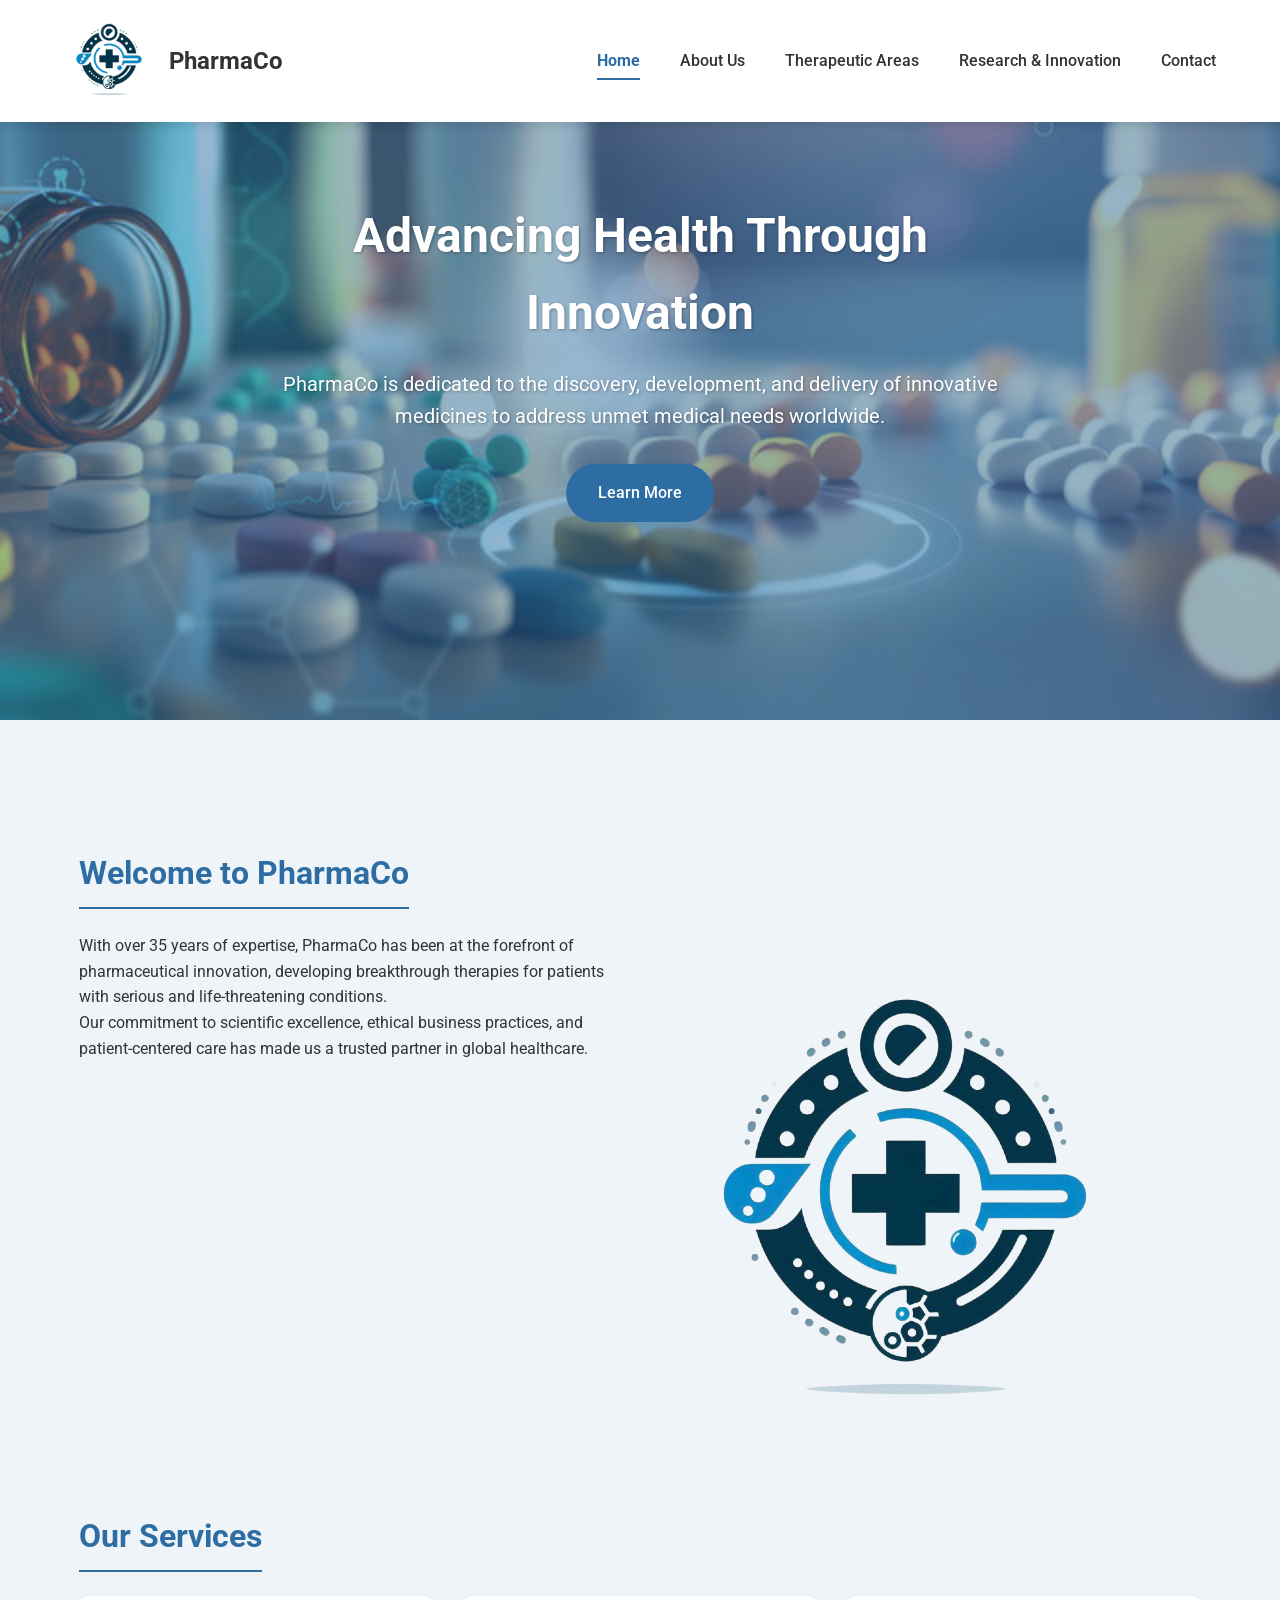
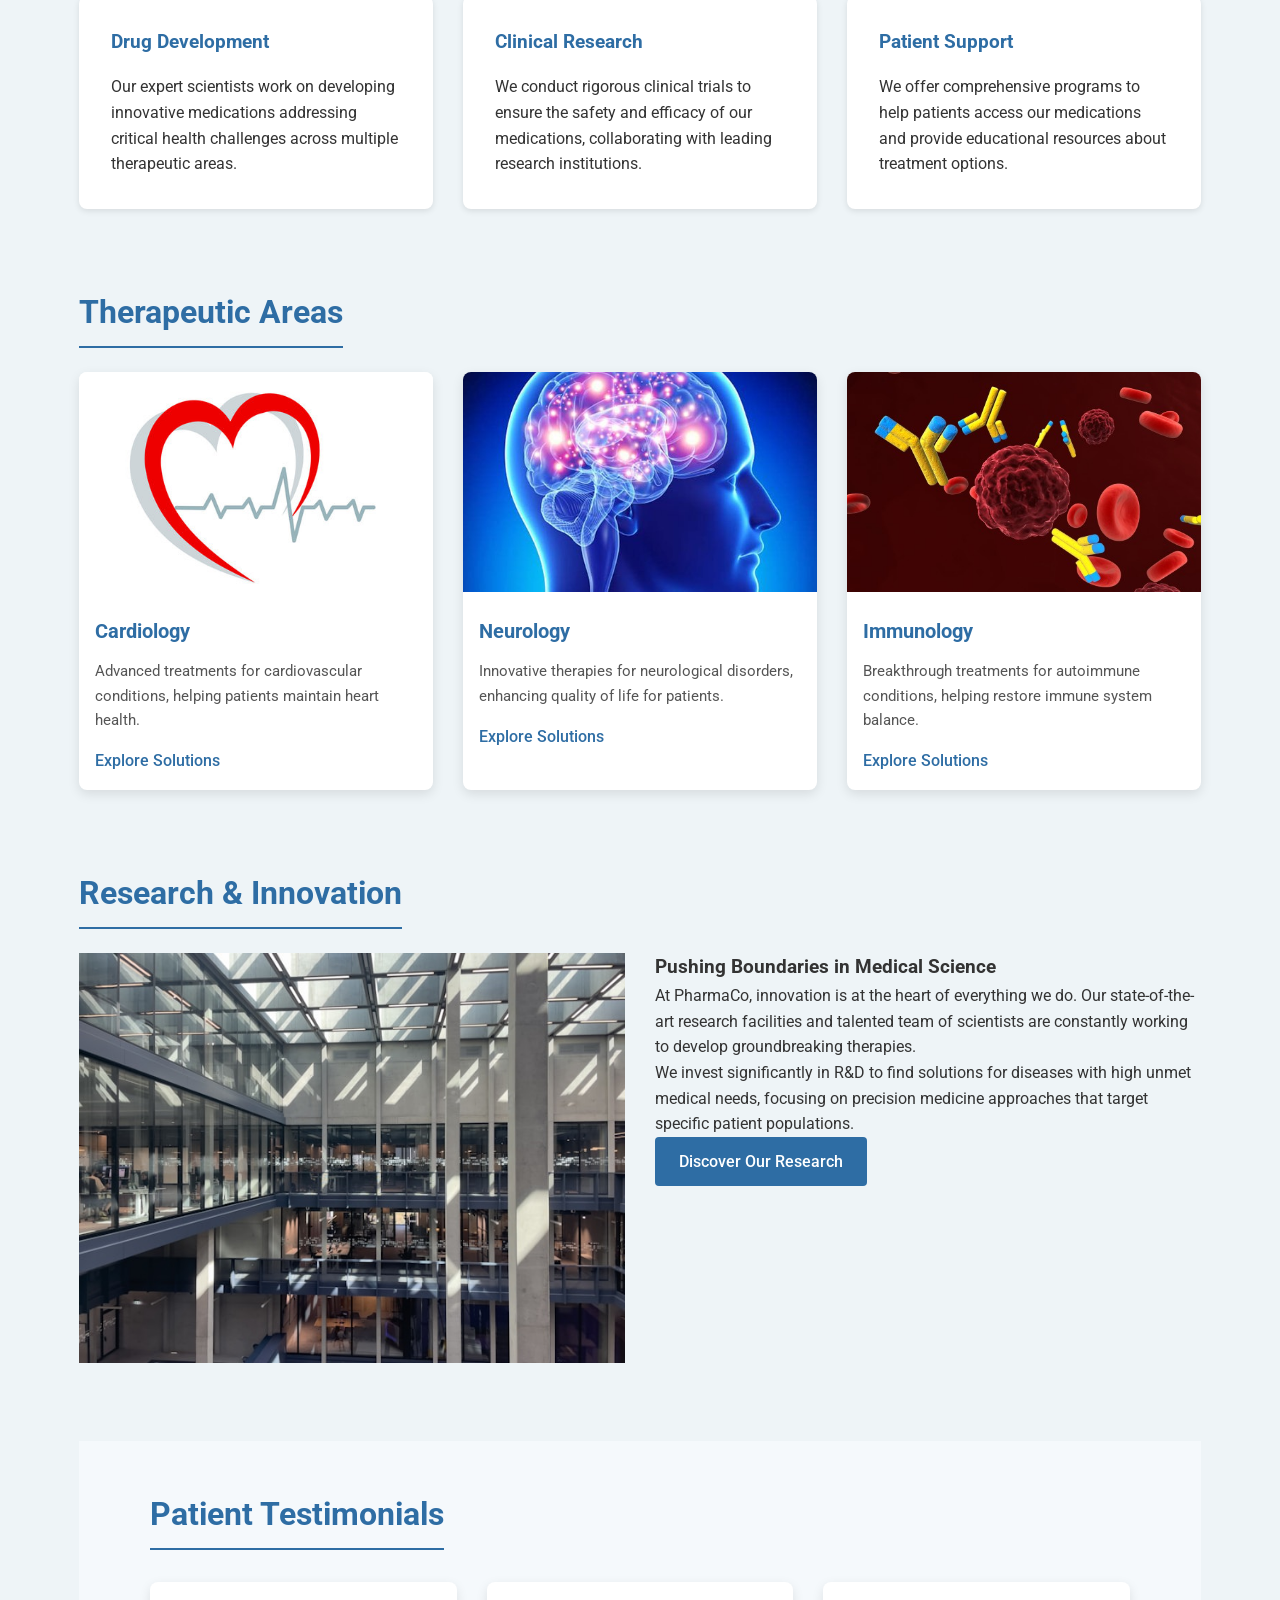
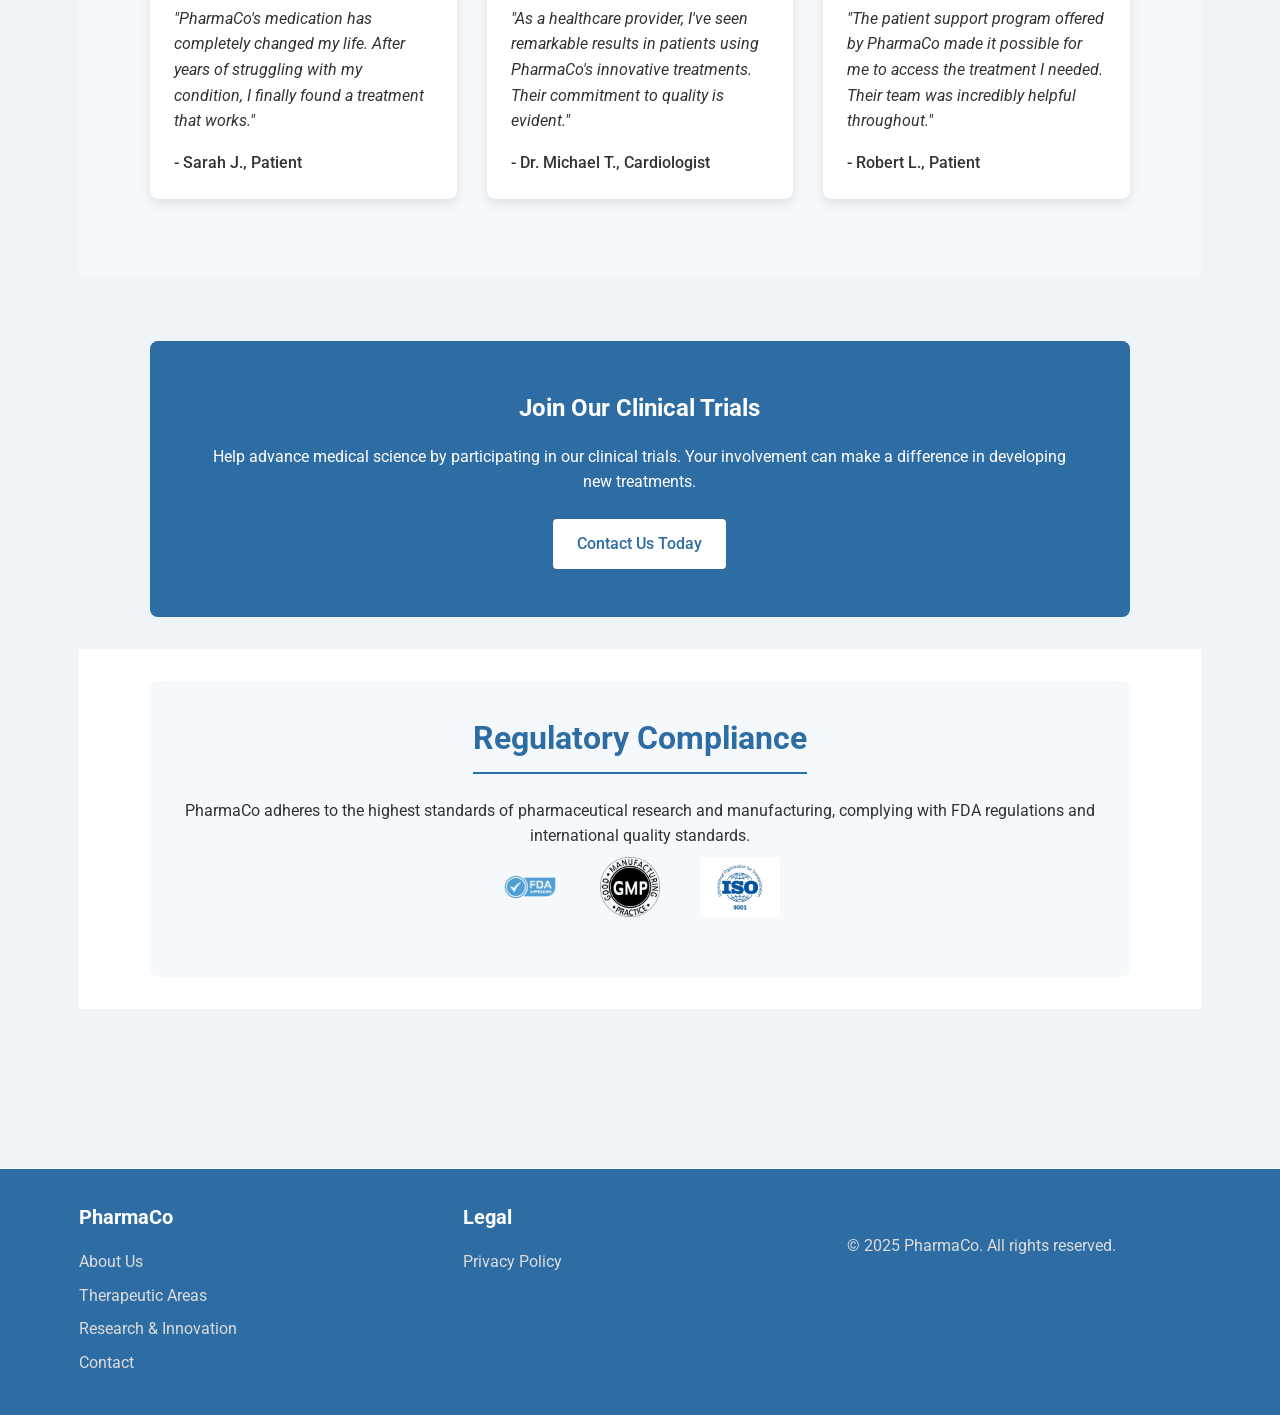
<file: part2a/pharma/index.html>
<!DOCTYPE html>
<html lang="en">
<head>
  <meta charset="UTF-8">
  <meta name="viewport" content="width=device-width, initial-scale=1">
  <title>PharmaCo - Innovative Pharmaceutical Solutions</title>
  <meta name="description" content="PharmaCo provides innovative pharmaceutical solutions with a focus on quality, research, and patient care. Explore our services and therapeutic areas.">
  <meta name="keywords" content="pharmaceutical, healthcare, medicine, research, innovation, therapeutic areas">
  <!-- Custom CSS -->
  <link rel="stylesheet" href="../css/style.css">
  <!-- Font Awesome for icons -->
  <link rel="stylesheet" href="https://cdnjs.cloudflare.com/ajax/libs/font-awesome/5.15.4/css/all.min.css">
</head>
<body>
  <!-- Fixed Navigation Bar -->
  <header class="fixed-nav">
    <div class="container nav-container">
      <div class="brand-container">
        <a href="index.html">
          <img class="logo" src="../assets/images/logo.png" alt="Company Logo">
        </a>
        <div class="brand-name">PharmaCo</div>
      </div>
      
      <nav>
        <ul class="nav-links">
          <li><a href="index.html" class="active">Home</a></li>
          <li><a href="about.html">About Us</a></li>
          <li><a href="therapeutic-areas.html">Therapeutic Areas</a></li>
          <li><a href="research.html">Research & Innovation</a></li>
          <li><a href="contact.html">Contact</a></li>
        </ul>
      </nav>
    </div>
  </header>

  <!-- Hero Section -->
  <section class="hero">
    <div class="hero-content">
      <h1>Advancing Health Through Innovation</h1>
      <p>PharmaCo is dedicated to the discovery, development, and delivery of innovative medicines to address unmet medical needs worldwide.</p>
      <a href="about.html" class="button">Learn More</a>
    </div>
  </section>

  <!-- Main Content -->
  <main class="main-content">
    <div class="container">
      <!-- Welcome Section -->
      <section class="section welcome">
        <h2 class="section-title">Welcome to PharmaCo</h2>
        <div class="grid">
          <div class="col-1-2">
            <p>With over 35 years of expertise, PharmaCo has been at the forefront of pharmaceutical innovation, developing breakthrough therapies for patients with serious and life-threatening conditions.</p>
            <p>Our commitment to scientific excellence, ethical business practices, and patient-centered care has made us a trusted partner in global healthcare.</p>
          </div>
          <div class="col-1-2">
            <!-- <img src="../assets/images/mainresearch.jpg" alt="Laboratory Research" class="img-responsive"> -->
          <img src="../assets/images/logo.png" alt=" Laboratory Research" class="img-responsive">
          </div>
        </div>
      </section>

      <!-- Services Section -->
      <section class="section services">
        <h2 class="section-title">Our Services</h2>
        <div class="grid">
          <div class="col-1-3">
            <div class="service-box">
              <h3>Drug Development</h3>
              <p>Our expert scientists work on developing innovative medications addressing critical health challenges across multiple therapeutic areas.</p>
            </div>
          </div>
          <div class="col-1-3">
            <div class="service-box">
              <h3>Clinical Research</h3>
              <p>We conduct rigorous clinical trials to ensure the safety and efficacy of our medications, collaborating with leading research institutions.</p>
            </div>
          </div>
          <div class="col-1-3">
            <div class="service-box">
              <h3>Patient Support</h3>
              <p>We offer comprehensive programs to help patients access our medications and provide educational resources about treatment options.</p>
            </div>
          </div>
        </div>
      </section>

      <!-- Therapeutic Areas Section -->
      <section class="section therapeutic-areas">
        <h2 class="section-title">Therapeutic Areas</h2>
        <div class="grid">
          <div class="col-1-3">
            <div class="card">
              <div class="card-image">
                <img src="../assets/images/cardiology.jpg" alt="Cardiology">
              </div>
              <div class="card-content">
                <h3 class="card-title">Cardiology</h3>
                <p class="card-description">Advanced treatments for cardiovascular conditions, helping patients maintain heart health.</p>
                <a href="therapeutic-areas.html#cardiology" class="card-link">Explore Solutions</a>
              </div>
            </div>
          </div>
          <div class="col-1-3">
            <div class="card">
              <div class="card-image">
                <img src="../assets/images/neurology.jpg" alt="Neurology">
              </div>
              <div class="card-content">
                <h3 class="card-title">Neurology</h3>
                <p class="card-description">Innovative therapies for neurological disorders, enhancing quality of life for patients.</p>
                <a href="therapeutic-areas.html#neurology" class="card-link">Explore Solutions</a>
              </div>
            </div>
          </div>
          <div class="col-1-3">
            <div class="card">
              <div class="card-image">
                <img src="../assets/images/immunology.jpg" alt="Immunology">
              </div>
              <div class="card-content">
                <h3 class="card-title">Immunology</h3>
                <p class="card-description">Breakthrough treatments for autoimmune conditions, helping restore immune system balance.</p>
                <a href="therapeutic-areas.html#immunology" class="card-link">Explore Solutions</a>
              </div>
            </div>
          </div>
        </div>
      </section>

      <!-- Research Section -->
      <section class="section research">
        <h2 class="section-title">Research & Innovation</h2>
        <div class="grid">
          <div class="col-1-2">
            <img src="../assets/images/innovationcenter.jpg" alt="Scientists in Lab" class="img-responsive">
          </div>
          <div class="col-1-2">
            <h3>Pushing Boundaries in Medical Science</h3>
            <p>At PharmaCo, innovation is at the heart of everything we do. Our state-of-the-art research facilities and talented team of scientists are constantly working to develop groundbreaking therapies.</p>
            <p>We invest significantly in R&D to find solutions for diseases with high unmet medical needs, focusing on precision medicine approaches that target specific patient populations.</p>
            <a href="research.html" class="button">Discover Our Research</a>
          </div>
        </div>
      </section>

      <!-- Testimonials Section -->
      <section class="testimonials">
        <div class="container">
          <h2 class="section-title">Patient Testimonials</h2>
          <div class="grid">
            <div class="col-1-3">
              <div class="card testimonial-card">
                <p class="testimonial-text">"PharmaCo's medication has completely changed my life. After years of struggling with my condition, I finally found a treatment that works."</p>
                <p class="testimonial-author">- Sarah J., Patient</p>
              </div>
            </div>
            <div class="col-1-3">
              <div class="card testimonial-card">
                <p class="testimonial-text">"As a healthcare provider, I've seen remarkable results in patients using PharmaCo's innovative treatments. Their commitment to quality is evident."</p>
                <p class="testimonial-author">- Dr. Michael T., Cardiologist</p>
              </div>
            </div>
            <div class="col-1-3">
              <div class="card testimonial-card">
                <p class="testimonial-text">"The patient support program offered by PharmaCo made it possible for me to access the treatment I needed. Their team was incredibly helpful throughout."</p>
                <p class="testimonial-author">- Robert L., Patient</p>
              </div>
            </div>
          </div>
        </div>
      </section>

      <!-- CTA Section -->
      <section class="cta-section">
        <div class="container">
          <div class="cta-box">
            <h2>Join Our Clinical Trials</h2>
            <p>Help advance medical science by participating in our clinical trials. Your involvement can make a difference in developing new treatments.</p>
            <a href="contact.html" class="button white">Contact Us Today</a>
          </div>
        </div>
      </section>

      <!-- Compliance Section -->
      <section class="compliance">
        <div class="container">
          <div class="compliance-box">
            <h2 class="section-title">Regulatory Compliance</h2>
            <p>PharmaCo adheres to the highest standards of pharmaceutical research and manufacturing, complying with FDA regulations and international quality standards.</p>
            <div class="compliance-logos">
              <img src="../assets/images/fdaapproved.png" alt="FDA Approved">
              <img src="../assets/images/gmp.png" alt="GMP Certified">
              <img src="../assets/images/iso.webp" alt="ISO Certified">
            </div>
          </div>
        </div>
      </section>
    </div>
  </main>

  <!-- Footer -->
  <footer class="footer">
    <div class="container">
      <div class="footer-grid">
        <div class="footer-column">
          <h4>PharmaCo</h4>
          <ul class="footer-links">
            <li><a href="about.html">About Us</a></li>
            <li><a href="therapeutic-areas.html">Therapeutic Areas</a></li>
            <li><a href="research.html">Research & Innovation</a></li>
            <li><a href="contact.html">Contact</a></li>
          </ul>
        </div>
        <div class="footer-column">
          <h4>Legal</h4>
          <ul class="footer-links">
            <li><a href="privacy.html">Privacy Policy</a></li>
          </ul>
        </div>
        <div class="footer-column">
          <p class="footer-copyright">&copy; 2025 PharmaCo. All rights reserved.</p>
        </div>
      </div>
    </div>
  </footer>
</body>
</html>
</file>
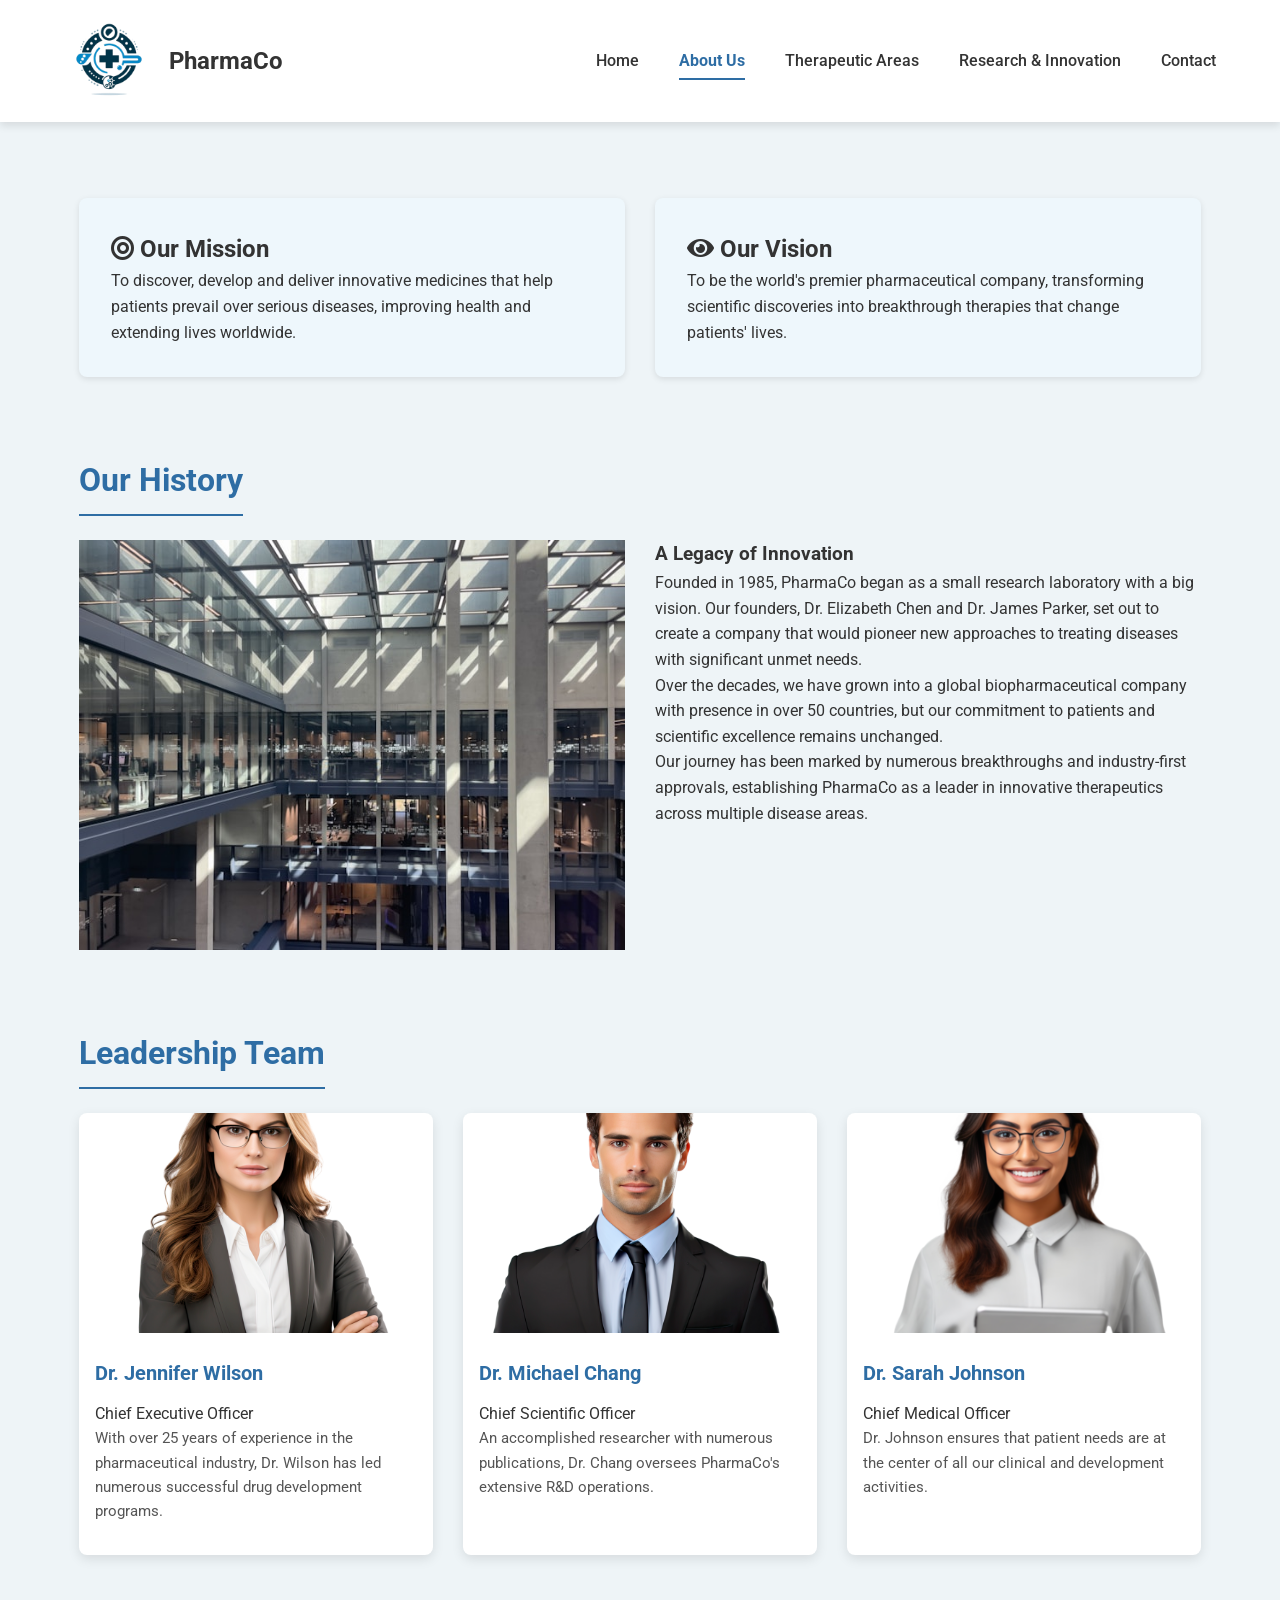
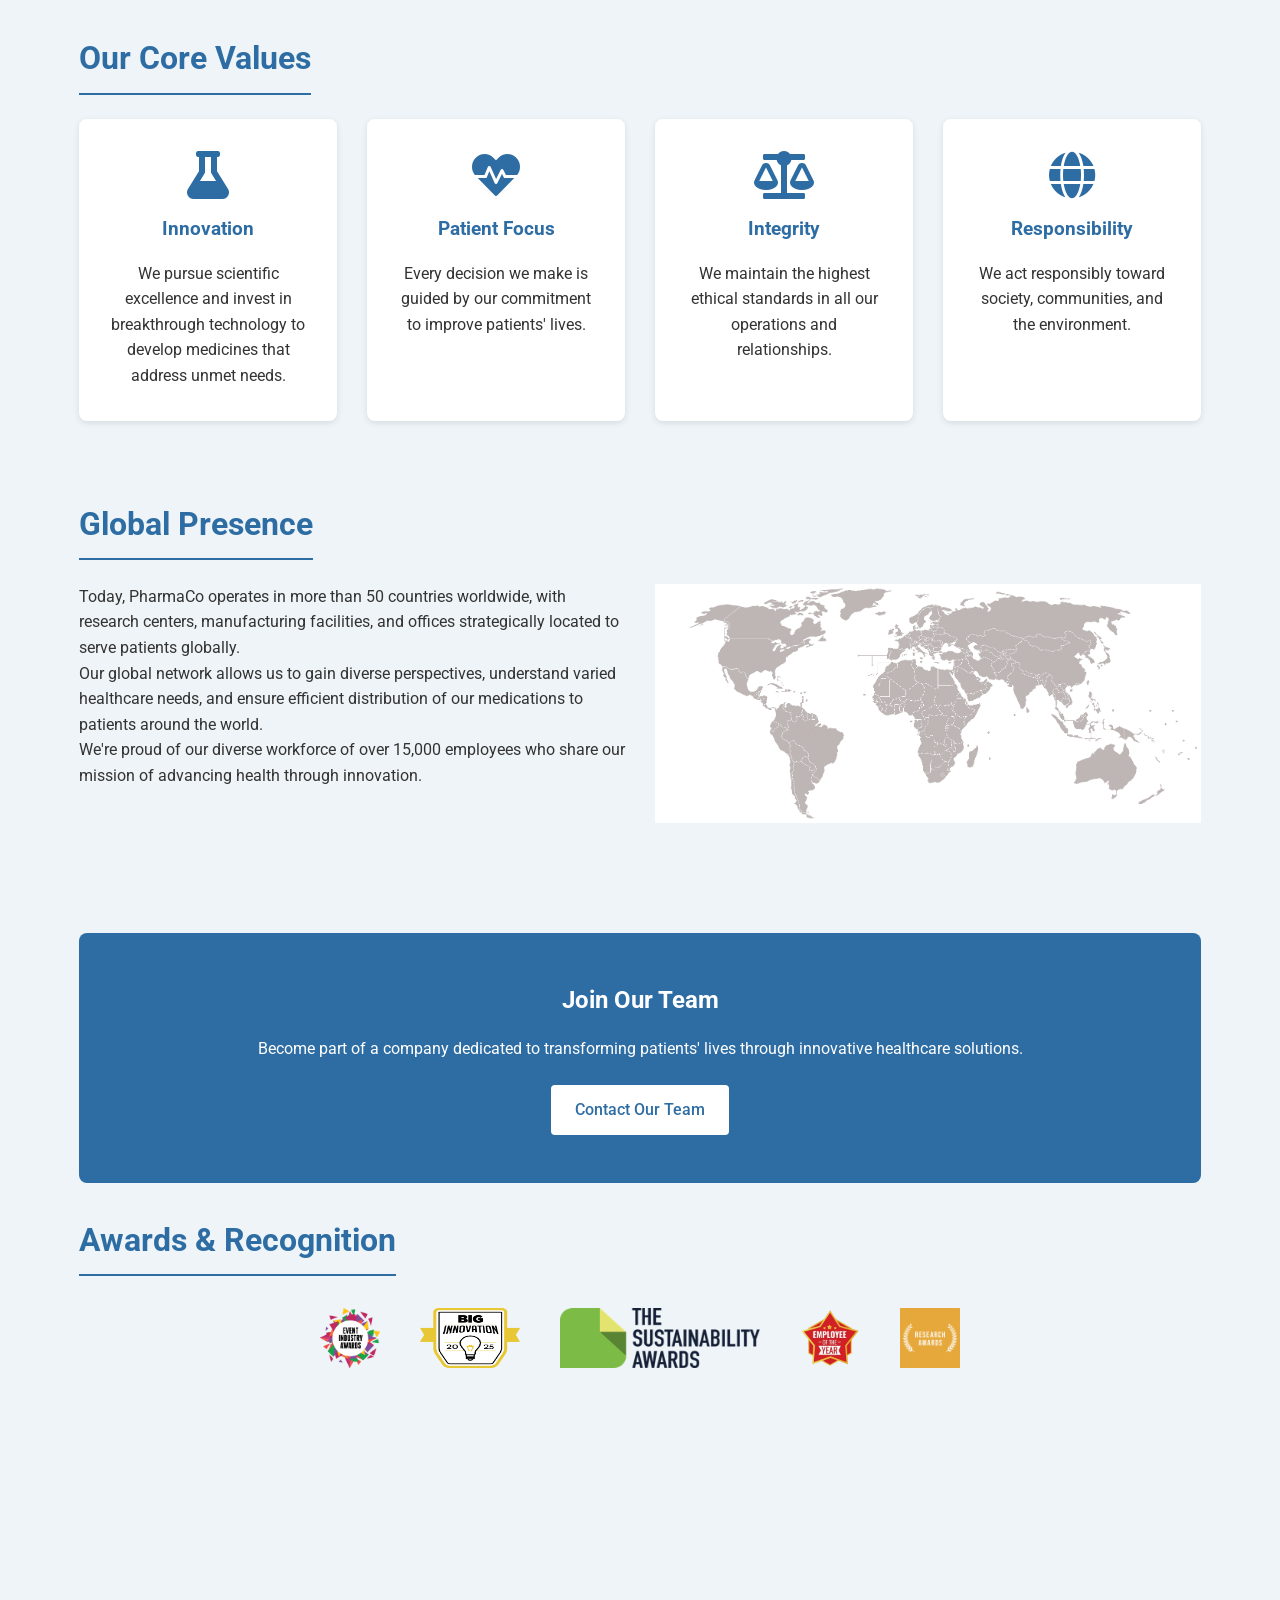
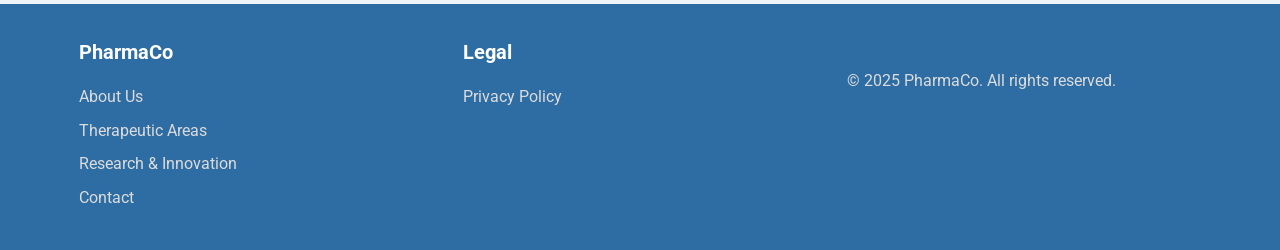
<file: part2a/pharma/about.html>
<!DOCTYPE html>
<html lang="en">
<head>
  <meta charset="UTF-8">
  <meta name="viewport" content="width=device-width, initial-scale=1">
  <title>About Us - PharmaCo</title>
  <meta name="description" content="Learn about PharmaCo's mission, vision, leadership team, and history of innovation in the pharmaceutical industry.">
  <meta name="keywords" content="pharmaceutical company, healthcare innovation, pharma mission, medical research, healthcare leadership">
  <!-- Custom CSS -->
  <link rel="stylesheet" href="../css/style.css">
  <!-- Font Awesome for icons -->
  <link rel="stylesheet" href="https://cdnjs.cloudflare.com/ajax/libs/font-awesome/5.15.4/css/all.min.css">
</head>
<body>
  <!-- Fixed Navigation Bar -->
  <header class="fixed-nav">
    <div class="container nav-container">
      <div class="brand-container">
        <a href="index.html">
          <img class="logo" src="../assets/images/logo.png" alt="Company Logo">
        </a>
        <div class="brand-name">PharmaCo</div>
      </div>
      
      <nav>
        <ul class="nav-links">
          <li><a href="index.html">Home</a></li>
          <li><a href="about.html" class="active">About Us</a></li>
          <li><a href="therapeutic-areas.html">Therapeutic Areas</a></li>
          <li><a href="research.html">Research & Innovation</a></li>
          <li><a href="contact.html">Contact</a></li>
        </ul>
      </nav>
    </div>
  </header>

  <!-- Hero Section - About
  <section class="hero" style="background: linear-gradient(rgba(46, 109, 164, 0.7), rgba(46, 109, 164, 0.7)), url('../assets/images/pharma-banner.jpg') no-repeat center center/cover; height: 50vh;">
    <div class="hero-content">
      <h1>About PharmaCo</h1>
      <p>Transforming healthcare through innovation and compassion since 1985</p>
    </div>
  </section> -->

  <!-- Main Content -->
  <main class="main-content">
    <div class="container">
      <!-- Mission & Vision -->
      <section class="section mission-vision">
        <div class="grid">
          <div class="col-1-2">
            <div class="service-box" style="background-color: #eef7fc;">
              <h2><i class="fas fa-bullseye"></i> Our Mission</h2>
              <p>To discover, develop and deliver innovative medicines that help patients prevail over serious diseases, improving health and extending lives worldwide.</p>
            </div>
          </div>
          <div class="col-1-2">
            <div class="service-box" style="background-color: #eef7fc;">
              <h2><i class="fas fa-eye"></i> Our Vision</h2>
              <p>To be the world's premier pharmaceutical company, transforming scientific discoveries into breakthrough therapies that change patients' lives.</p>
            </div>
          </div>
        </div>
      </section>

      <!-- Our History -->
      <section class="section history">
        <h2 class="section-title">Our History</h2>
        <div class="grid">
          <div class="col-1-2">
            <img src="../assets/images/innovationcenter.jpg" alt="Company History" class="img-responsive">
          </div>
          <div class="col-1-2">
            <h3>A Legacy of Innovation</h3>
            <p>Founded in 1985, PharmaCo began as a small research laboratory with a big vision. Our founders, Dr. Elizabeth Chen and Dr. James Parker, set out to create a company that would pioneer new approaches to treating diseases with significant unmet needs.</p>
            <p>Over the decades, we have grown into a global biopharmaceutical company with presence in over 50 countries, but our commitment to patients and scientific excellence remains unchanged.</p>
            <p>Our journey has been marked by numerous breakthroughs and industry-first approvals, establishing PharmaCo as a leader in innovative therapeutics across multiple disease areas.</p>
          </div>
        </div>
      </section>

      <!-- Leadership Team -->
      <section class="section leadership">
        <h2 class="section-title">Leadership Team</h2>
        <div class="grid">
          <div class="col-1-3">
            <div class="card">
              <div class="card-image">
                <img src="../assets/images/partner2.png" alt="CEO">
              </div>
              <div class="card-content">
                <h3 class="card-title">Dr. Jennifer Wilson</h3>
                <p>Chief Executive Officer</p>
                <p class="card-description">With over 25 years of experience in the pharmaceutical industry, Dr. Wilson has led numerous successful drug development programs.</p>
              </div>
            </div>
          </div>
          <div class="col-1-3">
            <div class="card">
              <div class="card-image">
                <img src="../assets/images/partner1.png" alt="CSO">
              </div>
              <div class="card-content">
                <h3 class="card-title">Dr. Michael Chang</h3>
                <p>Chief Scientific Officer</p>
                <p class="card-description">An accomplished researcher with numerous publications, Dr. Chang oversees PharmaCo's extensive R&D operations.</p>
              </div>
            </div>
          </div>
          <div class="col-1-3">
            <div class="card">
              <div class="card-image">
                <img src="../assets/images/partner3.webp" alt="CMO">
              </div>
              <div class="card-content">
                <h3 class="card-title">Dr. Sarah Johnson</h3>
                <p>Chief Medical Officer</p>
                <p class="card-description">Dr. Johnson ensures that patient needs are at the center of all our clinical and development activities.</p>
              </div>
            </div>
          </div>
        </div>
      </section>

      <!-- Core Values -->
      <section class="section core-values">
        <h2 class="section-title">Our Core Values</h2>
        <div class="grid">
          <div class="col-1-4">
            <div class="service-box text-center">
              <i class="fas fa-flask fa-3x" style="color: #2e6da4; margin-bottom: 1rem;"></i>
              <h3>Innovation</h3>
              <p>We pursue scientific excellence and invest in breakthrough technology to develop medicines that address unmet needs.</p>
            </div>
          </div>
          <div class="col-1-4">
            <div class="service-box text-center">
              <i class="fas fa-heartbeat fa-3x" style="color: #2e6da4; margin-bottom: 1rem;"></i>
              <h3>Patient Focus</h3>
              <p>Every decision we make is guided by our commitment to improve patients' lives.</p>
            </div>
          </div>
          <div class="col-1-4">
            <div class="service-box text-center">
              <i class="fas fa-balance-scale fa-3x" style="color: #2e6da4; margin-bottom: 1rem;"></i>
              <h3>Integrity</h3>
              <p>We maintain the highest ethical standards in all our operations and relationships.</p>
            </div>
          </div>
          <div class="col-1-4">
            <div class="service-box text-center">
              <i class="fas fa-globe fa-3x" style="color: #2e6da4; margin-bottom: 1rem;"></i>
              <h3>Responsibility</h3>
              <p>We act responsibly toward society, communities, and the environment.</p>
            </div>
          </div>
        </div>
      </section>

      <!-- Global Presence -->
      <section class="section global-presence">
        <h2 class="section-title">Global Presence</h2>
        <div class="grid">
          <div class="col-1-2">
            <p>Today, PharmaCo operates in more than 50 countries worldwide, with research centers, manufacturing facilities, and offices strategically located to serve patients globally.</p>
            <p>Our global network allows us to gain diverse perspectives, understand varied healthcare needs, and ensure efficient distribution of our medications to patients around the world.</p>
            <p>We're proud of our diverse workforce of over 15,000 employees who share our mission of advancing health through innovation.</p>
          </div>
          <div class="col-1-2">
            <img src="../assets/images/globalmap.PNG" alt="Global Map" class="img-responsive">
          </div>
        </div>
      </section>

      <!-- CTA Section -->
      <section class="cta-section">
        <div class="cta-box">
          <h2>Join Our Team</h2>
          <p>Become part of a company dedicated to transforming patients' lives through innovative healthcare solutions.</p>
          <a href="contact.html" class="button white">Contact Our Team</a>
        </div>
      </section>

      <!-- Awards & Recognition -->
      <section class="section awards">
        <h2 class="section-title">Awards & Recognition</h2>
        <div class="compliance-logos">
          <img src="../assets/images/award1.png" alt="Industry Award">
          <img src="../assets/images/award2.webp" alt="Innovation Award" style="width: 100px;">
          <img src="../assets/images/award3.png" alt="Sustainability Award" style="width: 200px;">
          <img src="../assets/images/award4.png" alt="Employer Award">
          <img src="../assets/images/award5.png" alt="Research Award">
        </div>
      </section>
    </div>
  </main>

  <!-- Footer -->
  <footer class="footer">
    <div class="container">
      <div class="footer-grid">
        <div class="footer-column">
          <h4>PharmaCo</h4>
          <ul class="footer-links">
            <li><a href="about.html">About Us</a></li>
            <li><a href="therapeutic-areas.html">Therapeutic Areas</a></li>
            <li><a href="research.html">Research & Innovation</a></li>
            <li><a href="contact.html">Contact</a></li>
          </ul>
        </div>
        <div class="footer-column">
          <h4>Legal</h4>
          <ul class="footer-links">
            <li><a href="privacy.html">Privacy Policy</a></li>
          </ul>
        </div>
        <div class="footer-column">
          <p class="footer-copyright">&copy; 2025 PharmaCo. All rights reserved.</p>
        </div>
      </div>
    </div>
  </footer>
</body>
</html>
</file>
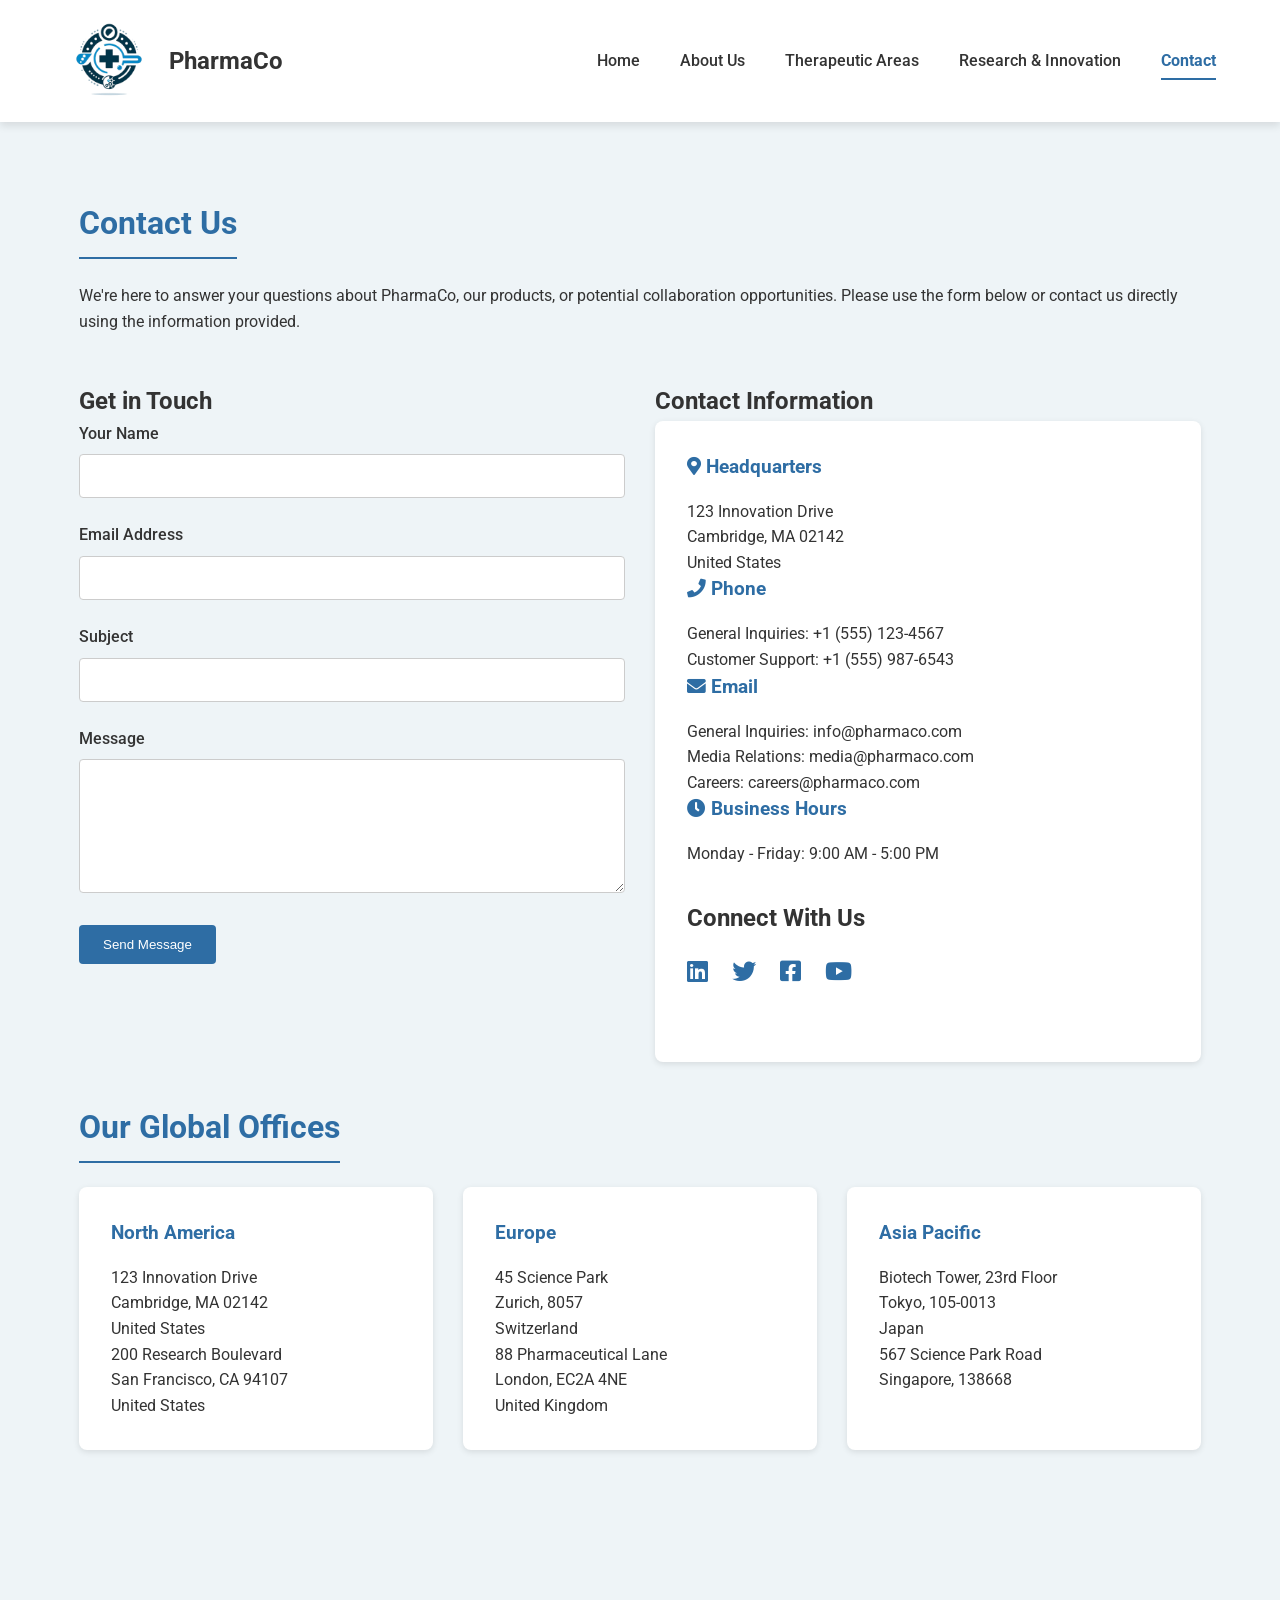
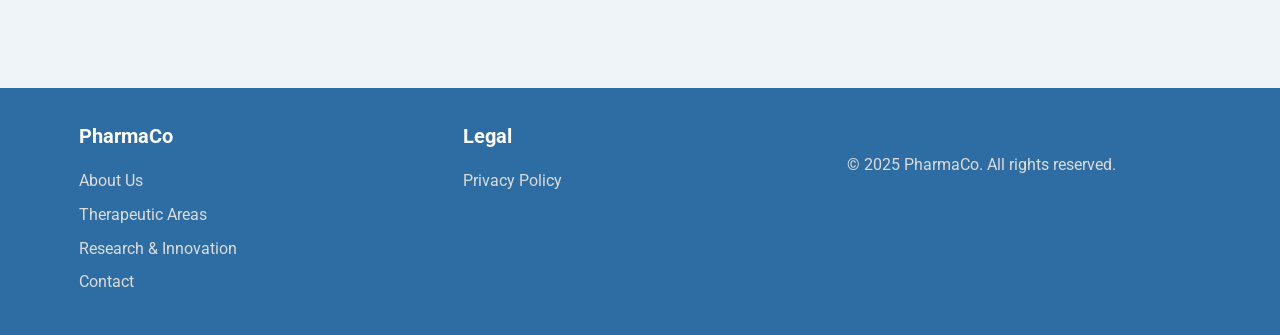
<file: part2a/pharma/contact.html>
<!DOCTYPE html>
<html lang="en">
<head>
  <meta charset="UTF-8">
  <meta name="viewport" content="width=device-width, initial-scale=1">
  <title>Contact Us - PharmaCo</title>
  <meta name="description" content="Contact PharmaCo for inquiries about our pharmaceutical products, research collaborations, or career opportunities.">
  <meta name="keywords" content="pharmaceutical contact, healthcare inquiries, pharma careers, research collaboration">
  <!-- Custom CSS -->
  <link rel="stylesheet" href="../css/style.css">
  <!-- Font Awesome for icons -->
  <link rel="stylesheet" href="https://cdnjs.cloudflare.com/ajax/libs/font-awesome/5.15.4/css/all.min.css">
</head>
<body>
  <!-- Fixed Navigation Bar -->
  <header class="fixed-nav">
    <div class="container nav-container">
      <div class="brand-container">
        <a href="index.html">
          <img class="logo" src="../assets/images/logo.png" alt="Company Logo">
        </a>
        <div class="brand-name">PharmaCo</div>
      </div>
      
      <nav>
        <ul class="nav-links">
          <li><a href="index.html">Home</a></li>
          <li><a href="about.html">About Us</a></li>
          <li><a href="therapeutic-areas.html">Therapeutic Areas</a></li>
          <li><a href="research.html">Research & Innovation</a></li>
          <li><a href="contact.html" class="active">Contact</a></li>
        </ul>
      </nav>
    </div>
  </header>

  <!-- Main Content -->
  <main class="main-content">
    <div class="container">
      <h1 class="section-title">Contact Us</h1>
      <section class="section contact-intro">
        <p>We're here to answer your questions about PharmaCo, our products, or potential collaboration opportunities. Please use the form below or contact us directly using the information provided.</p>
      </section>

      <!-- Contact Form and Information -->
      <section class="section contact-details">
        <div class="grid">
          <div class="col-1-2">
            <h2>Get in Touch</h2>
            <form class="contact-form">
              <div class="form-group">
                <label for="name">Your Name</label>
                <input type="text" id="name" name="name" required>
              </div>
              <div class="form-group">
                <label for="email">Email Address</label>
                <input type="email" id="email" name="email" required>
              </div>
              <div class="form-group">
                <label for="subject">Subject</label>
                <input type="text" id="subject" name="subject" required>
              </div>
              <div class="form-group">
                <label for="message">Message</label>
                <textarea id="message" name="message" rows="6" required></textarea>
              </div>
              <button type="submit" class="button">Send Message</button>
            </form>
          </div>
          <div class="col-1-2">
            <h2>Contact Information</h2>
            <div class="service-box">
              <h3><i class="fas fa-map-marker-alt"></i> Headquarters</h3>
              <p>123 Innovation Drive<br>Cambridge, MA 02142<br>United States</p>
              
              <h3><i class="fas fa-phone"></i> Phone</h3>
              <p>General Inquiries: +1 (555) 123-4567<br>
              Customer Support: +1 (555) 987-6543</p>
              
              <h3><i class="fas fa-envelope"></i> Email</h3>
              <p>General Inquiries: info@pharmaco.com<br>
              Media Relations: media@pharmaco.com<br>
              Careers: careers@pharmaco.com</p>
              
              <h3><i class="fas fa-clock"></i> Business Hours</h3>
              <p>Monday - Friday: 9:00 AM - 5:00 PM </p>
           
            
            <h2 style="margin-top: 2rem; ">Connect With Us</h2>
            <div class="social-icons">
              <a href="#"><i class="fab fa-linkedin"></i></a>
              <a href="#"><i class="fab fa-twitter"></i></a>
              <a href="#"><i class="fab fa-facebook-square"></i></a>
              <a href="#"><i class="fab fa-youtube"></i></a>
            </div>
            </div>
          </div>
        </div>
      </section>

      <!-- Global Offices -->
      <section class="section global-offices">
        <h2 class="section-title">Our Global Offices</h2>
        <div class="grid">
          <div class="col-1-3">
            <div class="service-box">
              <h3>North America</h3>
              <p>123 Innovation Drive<br>Cambridge, MA 02142<br>United States</p>
              <p>200 Research Boulevard<br>San Francisco, CA 94107<br>United States</p>
            </div>
          </div>
          <div class="col-1-3">
            <div class="service-box">
              <h3>Europe</h3>
              <p>45 Science Park<br>Zurich, 8057<br>Switzerland</p>
              <p>88 Pharmaceutical Lane<br>London, EC2A 4NE<br>United Kingdom</p>
            </div>
          </div>
          <div class="col-1-3">
            <div class="service-box">
              <h3>Asia Pacific</h3>
              <p>Biotech Tower, 23rd Floor<br>Tokyo, 105-0013<br>Japan</p>
              <p>567 Science Park Road<br>Singapore, 138668</p>
            </div>
          </div>
        </div>
      </section>

     
    </div>
  </main>

  <!-- Footer -->
  <footer class="footer">
    <div class="container">
      <div class="footer-grid">
        <div class="footer-column">
          <h4>PharmaCo</h4>
          <ul class="footer-links">
            <li><a href="about.html">About Us</a></li>
            <li><a href="therapeutic-areas.html">Therapeutic Areas</a></li>
            <li><a href="research.html">Research & Innovation</a></li>
            <li><a href="contact.html">Contact</a></li>
          </ul>
        </div>
        <div class="footer-column">
          <h4>Legal</h4>
          <ul class="footer-links">
            <li><a href="privacy.html">Privacy Policy</a></li>
          </ul>
        </div>
        <div class="footer-column">
          <p class="footer-copyright">&copy; 2025 PharmaCo. All rights reserved.</p>
        </div>
      </div>
    </div>
  </footer>
</body>
</html>
</file>
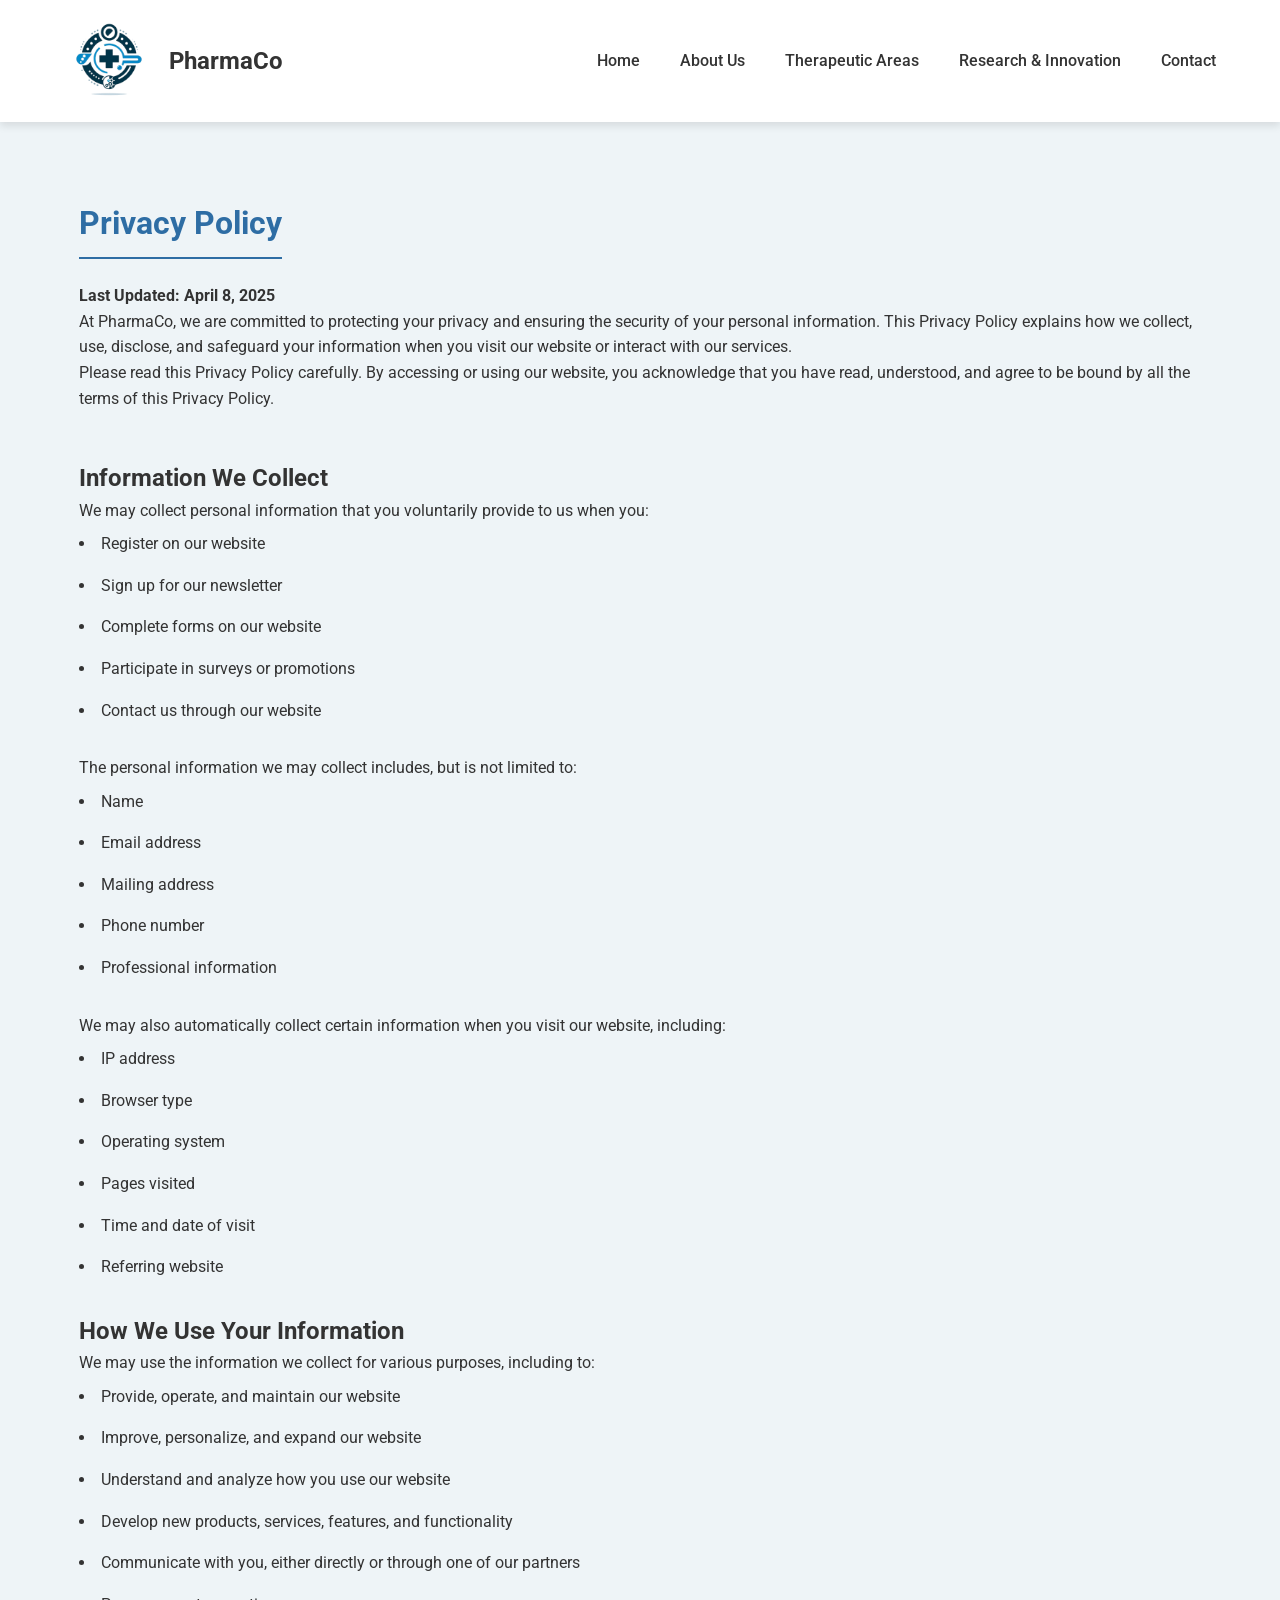
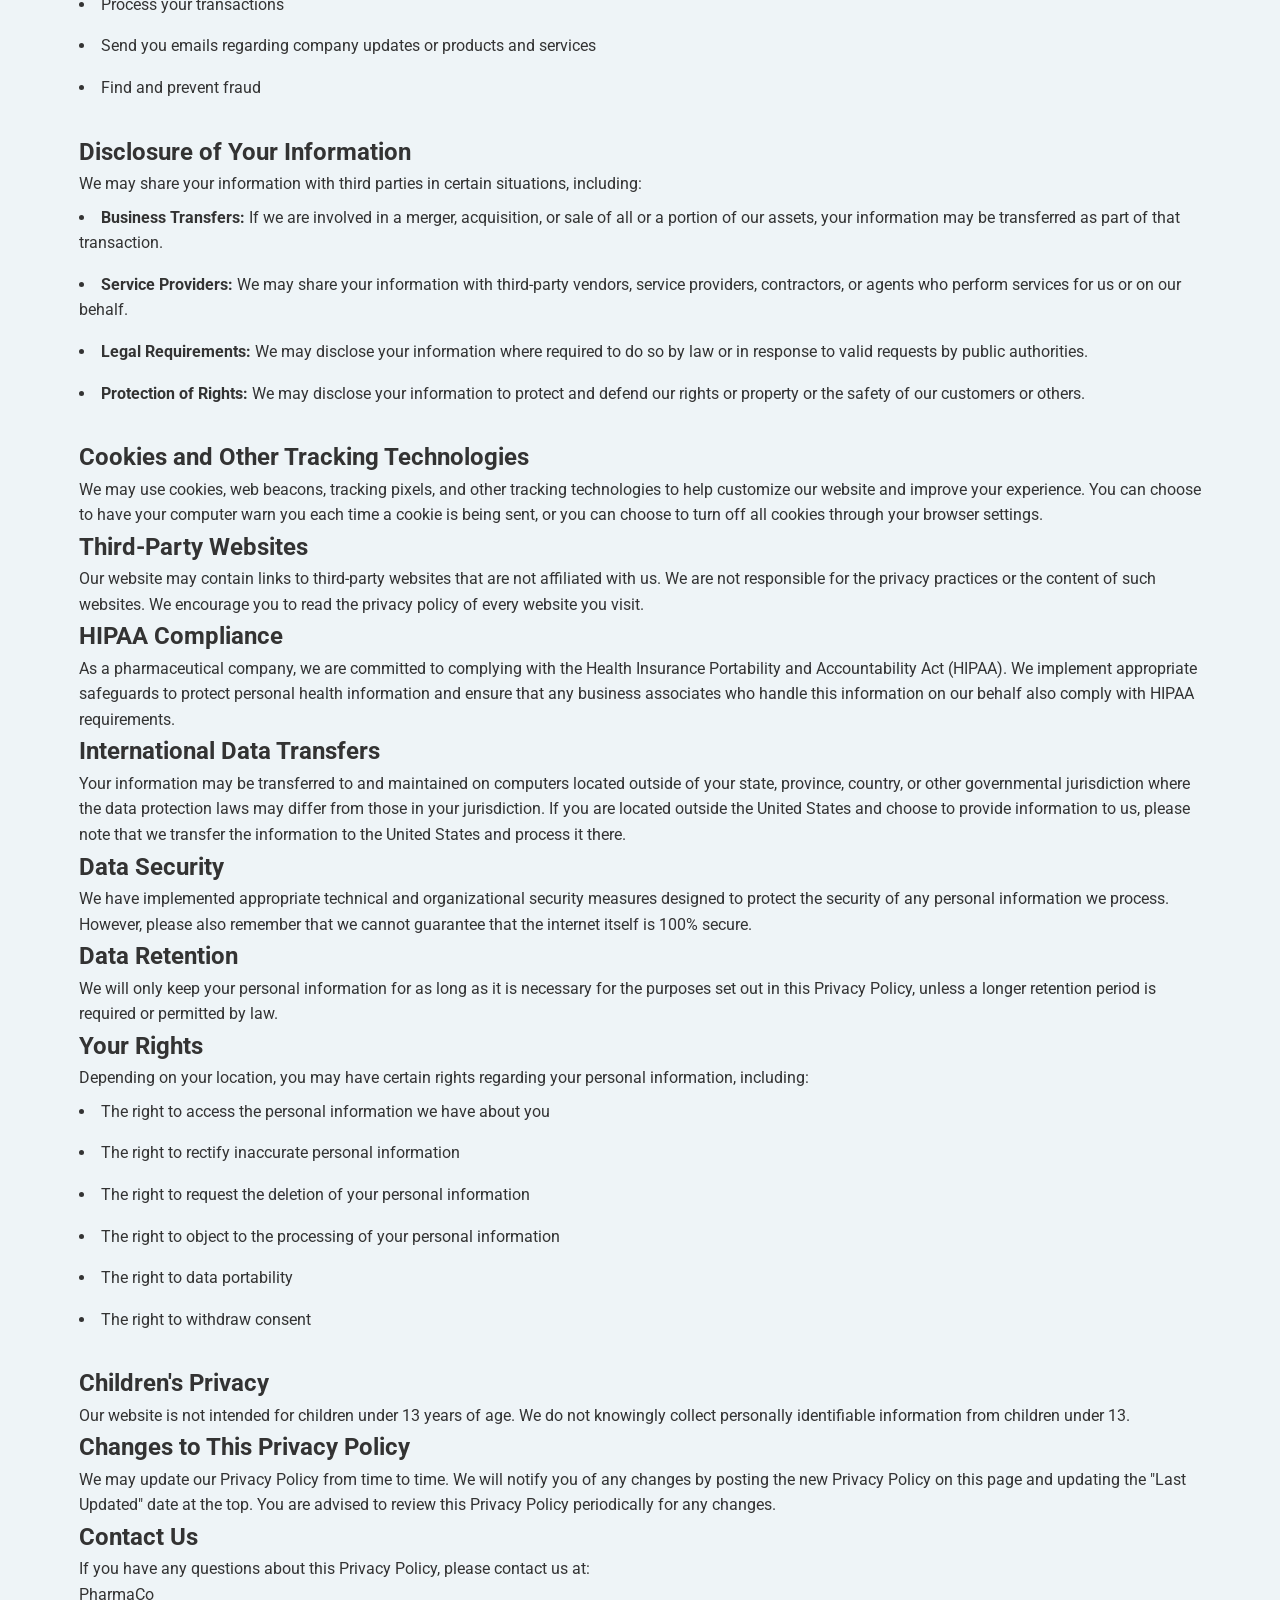
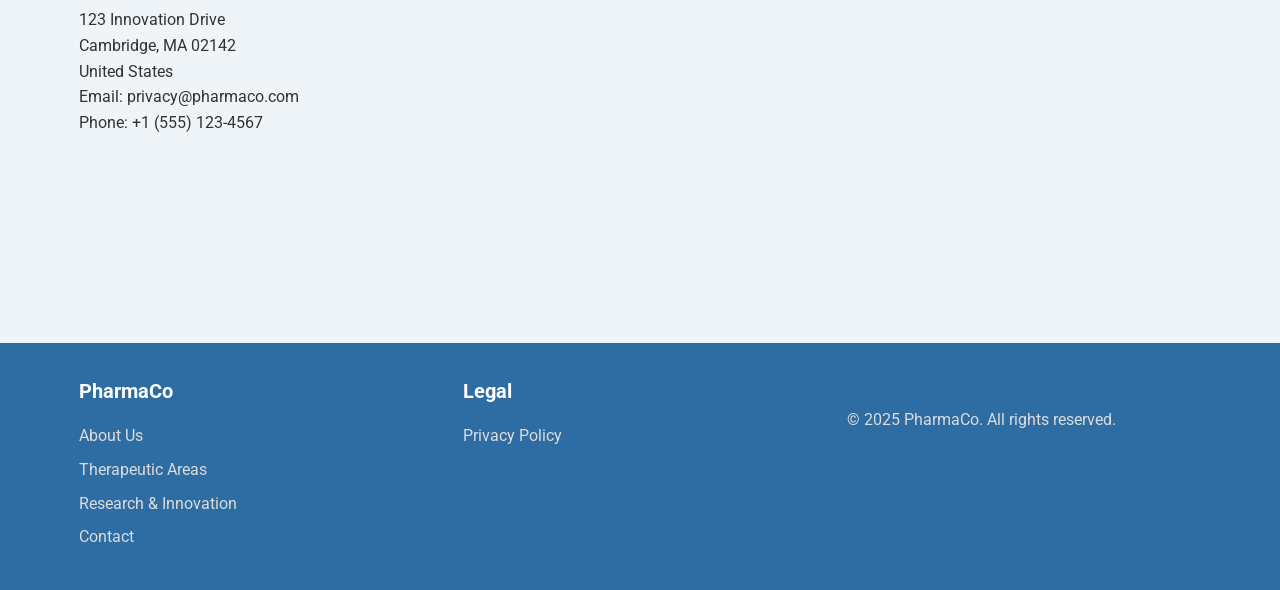
<file: part2a/pharma/privacy.html>
<!DOCTYPE html>
<html lang="en">
<head>
  <meta charset="UTF-8">
  <meta name="viewport" content="width=device-width, initial-scale=1">
  <title>Privacy Policy - PharmaCo</title>
  <meta name="description" content="PharmaCo's privacy policy detailing how we collect, use, and protect your personal information.">
  <meta name="keywords" content="pharmaceutical privacy policy, data protection, privacy notice, HIPAA compliance">
  <!-- Custom CSS -->
  <link rel="stylesheet" href="../css/style.css">
  <!-- Font Awesome for icons -->
  <link rel="stylesheet" href="https://cdnjs.cloudflare.com/ajax/libs/font-awesome/5.15.4/css/all.min.css">
</head>
<body>
  <!-- Fixed Navigation Bar -->
  <header class="fixed-nav">
    <div class="container nav-container">
      <div class="brand-container">
        <a href="index.html">
          <img class="logo" src="../assets/images/logo.png" alt="Company Logo">
        </a>
        <div class="brand-name">PharmaCo</div>
      </div>
      
      <nav>
        <ul class="nav-links">
          <li><a href="index.html">Home</a></li>
          <li><a href="about.html">About Us</a></li>
          <li><a href="therapeutic-areas.html">Therapeutic Areas</a></li>
          <li><a href="research.html">Research & Innovation</a></li>
          <li><a href="contact.html">Contact</a></li>
        </ul>
      </nav>
    </div>
  </header>

  <!-- Main Content -->
  <main class="main-content">
    <div class="container">
      <h1 class="section-title">Privacy Policy</h1>
      <section class="section policy-intro">
        <p><strong>Last Updated: April 8, 2025</strong></p>
        <p>At PharmaCo, we are committed to protecting your privacy and ensuring the security of your personal information. This Privacy Policy explains how we collect, use, disclose, and safeguard your information when you visit our website or interact with our services.</p>
        <p>Please read this Privacy Policy carefully. By accessing or using our website, you acknowledge that you have read, understood, and agree to be bound by all the terms of this Privacy Policy.</p>
      </section>

      <section class="section policy-content">
        <h2>Information We Collect</h2>
        <p>We may collect personal information that you voluntarily provide to us when you:</p>
        <ul class="list">
          <li>Register on our website</li>
          <li>Sign up for our newsletter</li>
          <li>Complete forms on our website</li>
          <li>Participate in surveys or promotions</li>
          <li>Contact us through our website</li>
        </ul>
        
        <p>The personal information we may collect includes, but is not limited to:</p>
        <ul class="list">
          <li>Name</li>
          <li>Email address</li>
          <li>Mailing address</li>
          <li>Phone number</li>
          <li>Professional information</li>
        </ul>
        
        <p>We may also automatically collect certain information when you visit our website, including:</p>
        <ul class="list">
          <li>IP address</li>
          <li>Browser type</li>
          <li>Operating system</li>
          <li>Pages visited</li>
          <li>Time and date of visit</li>
          <li>Referring website</li>
        </ul>
        
        <h2>How We Use Your Information</h2>
        <p>We may use the information we collect for various purposes, including to:</p>
        <ul class="list">
          <li>Provide, operate, and maintain our website</li>
          <li>Improve, personalize, and expand our website</li>
          <li>Understand and analyze how you use our website</li>
          <li>Develop new products, services, features, and functionality</li>
          <li>Communicate with you, either directly or through one of our partners</li>
          <li>Process your transactions</li>
          <li>Send you emails regarding company updates or products and services</li>
          <li>Find and prevent fraud</li>
        </ul>
        
        <h2>Disclosure of Your Information</h2>
        <p>We may share your information with third parties in certain situations, including:</p>
        <ul class="list">
          <li><strong>Business Transfers:</strong> If we are involved in a merger, acquisition, or sale of all or a portion of our assets, your information may be transferred as part of that transaction.</li>
          <li><strong>Service Providers:</strong> We may share your information with third-party vendors, service providers, contractors, or agents who perform services for us or on our behalf.</li>
          <li><strong>Legal Requirements:</strong> We may disclose your information where required to do so by law or in response to valid requests by public authorities.</li>
          <li><strong>Protection of Rights:</strong> We may disclose your information to protect and defend our rights or property or the safety of our customers or others.</li>
        </ul>
        
        <h2>Cookies and Other Tracking Technologies</h2>
        <p>We may use cookies, web beacons, tracking pixels, and other tracking technologies to help customize our website and improve your experience. You can choose to have your computer warn you each time a cookie is being sent, or you can choose to turn off all cookies through your browser settings.</p>
        
        <h2>Third-Party Websites</h2>
        <p>Our website may contain links to third-party websites that are not affiliated with us. We are not responsible for the privacy practices or the content of such websites. We encourage you to read the privacy policy of every website you visit.</p>
        
        <h2>HIPAA Compliance</h2>
        <p>As a pharmaceutical company, we are committed to complying with the Health Insurance Portability and Accountability Act (HIPAA). We implement appropriate safeguards to protect personal health information and ensure that any business associates who handle this information on our behalf also comply with HIPAA requirements.</p>
        
        <h2>International Data Transfers</h2>
        <p>Your information may be transferred to and maintained on computers located outside of your state, province, country, or other governmental jurisdiction where the data protection laws may differ from those in your jurisdiction. If you are located outside the United States and choose to provide information to us, please note that we transfer the information to the United States and process it there.</p>
        
        <h2>Data Security</h2>
        <p>We have implemented appropriate technical and organizational security measures designed to protect the security of any personal information we process. However, please also remember that we cannot guarantee that the internet itself is 100% secure.</p>
        
        <h2>Data Retention</h2>
        <p>We will only keep your personal information for as long as it is necessary for the purposes set out in this Privacy Policy, unless a longer retention period is required or permitted by law.</p>
        
        <h2>Your Rights</h2>
        <p>Depending on your location, you may have certain rights regarding your personal information, including:</p>
        <ul class="list">
          <li>The right to access the personal information we have about you</li>
          <li>The right to rectify inaccurate personal information</li>
          <li>The right to request the deletion of your personal information</li>
          <li>The right to object to the processing of your personal information</li>
          <li>The right to data portability</li>
          <li>The right to withdraw consent</li>
        </ul>
        
        <h2>Children's Privacy</h2>
        <p>Our website is not intended for children under 13 years of age. We do not knowingly collect personally identifiable information from children under 13.</p>
        
        <h2>Changes to This Privacy Policy</h2>
        <p>We may update our Privacy Policy from time to time. We will notify you of any changes by posting the new Privacy Policy on this page and updating the "Last Updated" date at the top. You are advised to review this Privacy Policy periodically for any changes.</p>
        
        <h2>Contact Us</h2>
        <p>If you have any questions about this Privacy Policy, please contact us at:</p>
        <p>
          PharmaCo<br>
          123 Innovation Drive<br>
          Cambridge, MA 02142<br>
          United States<br>
          Email: privacy@pharmaco.com<br>
          Phone: +1 (555) 123-4567
        </p>
      </section>
    </div>
  </main>

  <!-- Footer -->
  <footer class="footer">
    <div class="container">
      <div class="footer-grid">
        <div class="footer-column">
          <h4>PharmaCo</h4>
          <ul class="footer-links">
            <li><a href="about.html">About Us</a></li>
            <li><a href="therapeutic-areas.html">Therapeutic Areas</a></li>
            <li><a href="research.html">Research & Innovation</a></li>
            <li><a href="contact.html">Contact</a></li>
          </ul>
        </div>
        <div class="footer-column">
          <h4>Legal</h4>
          <ul class="footer-links">
            <li><a href="privacy.html">Privacy Policy</a></li>
          </ul>
        </div>
        <div class="footer-column">
          <p class="footer-copyright">&copy; 2025 PharmaCo. All rights reserved.</p>
        </div>
      </div>
    </div>
  </footer>
</body>
</html>
</file>
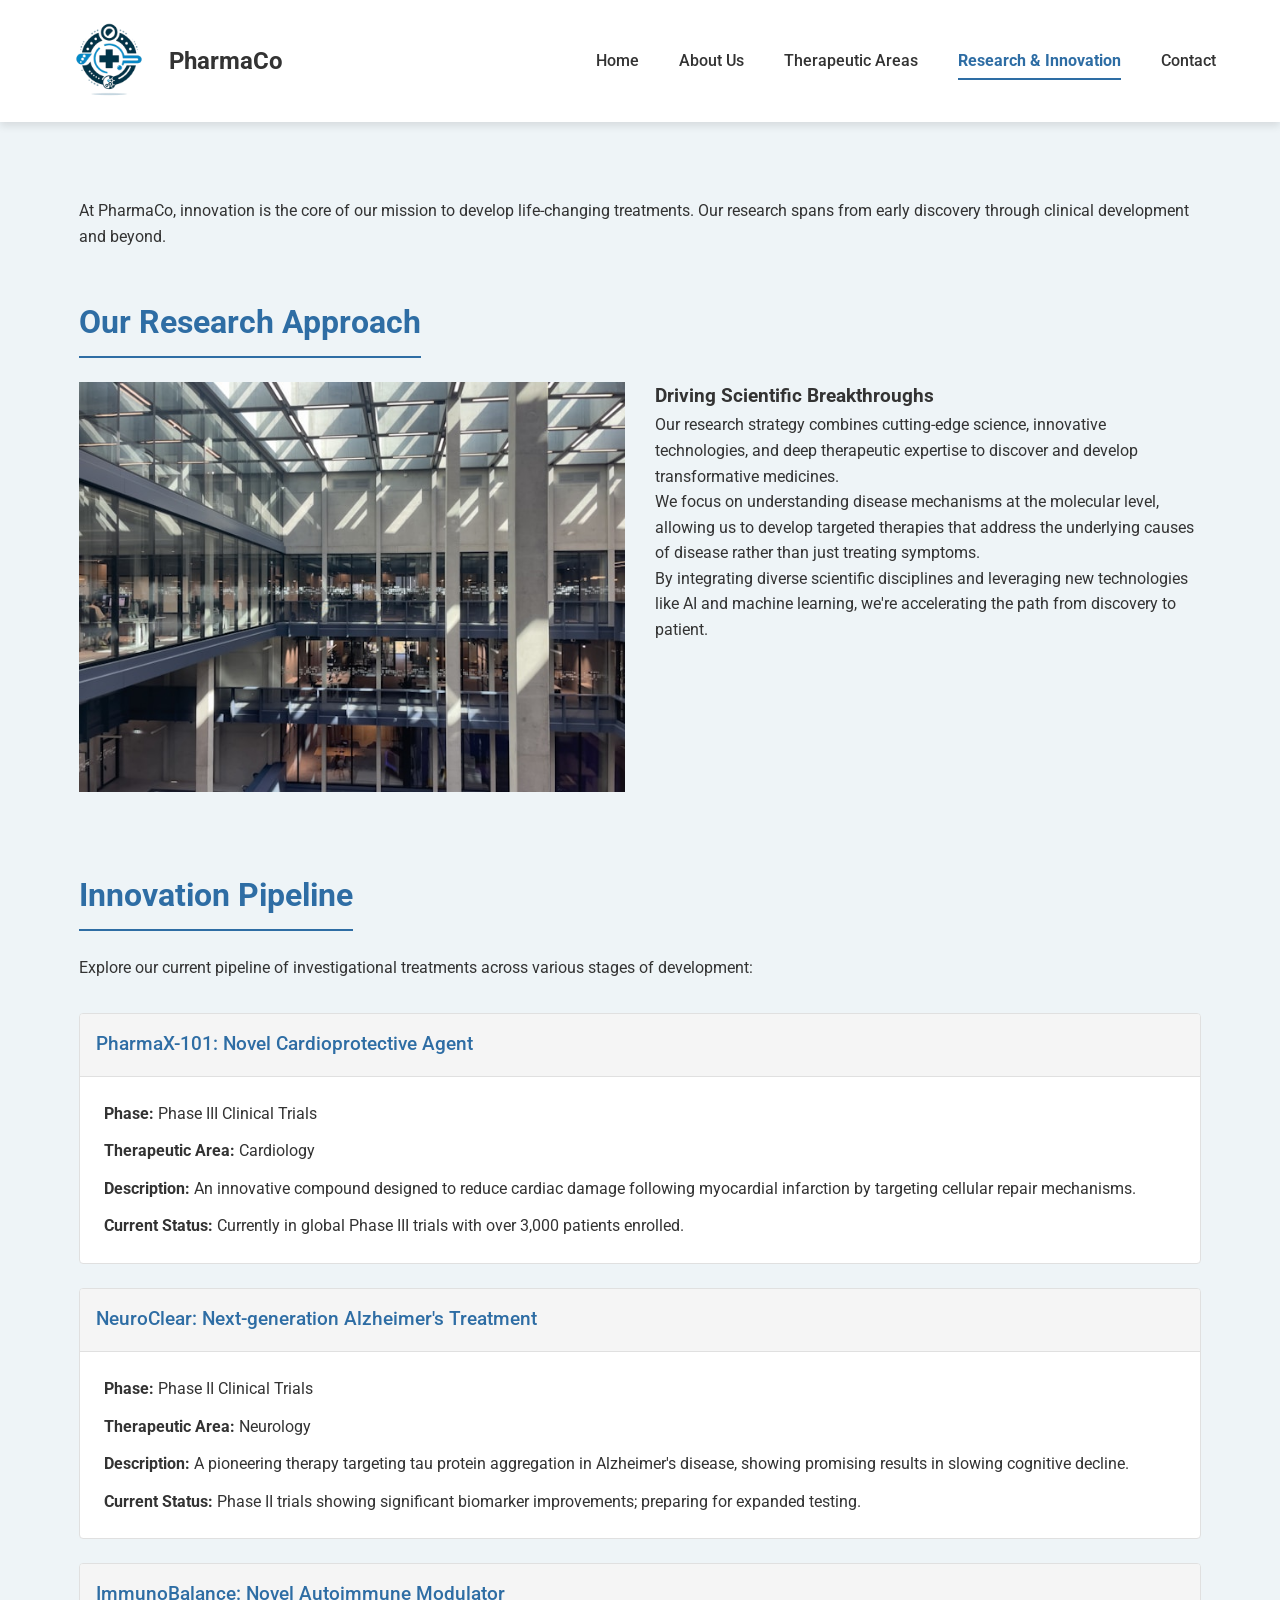
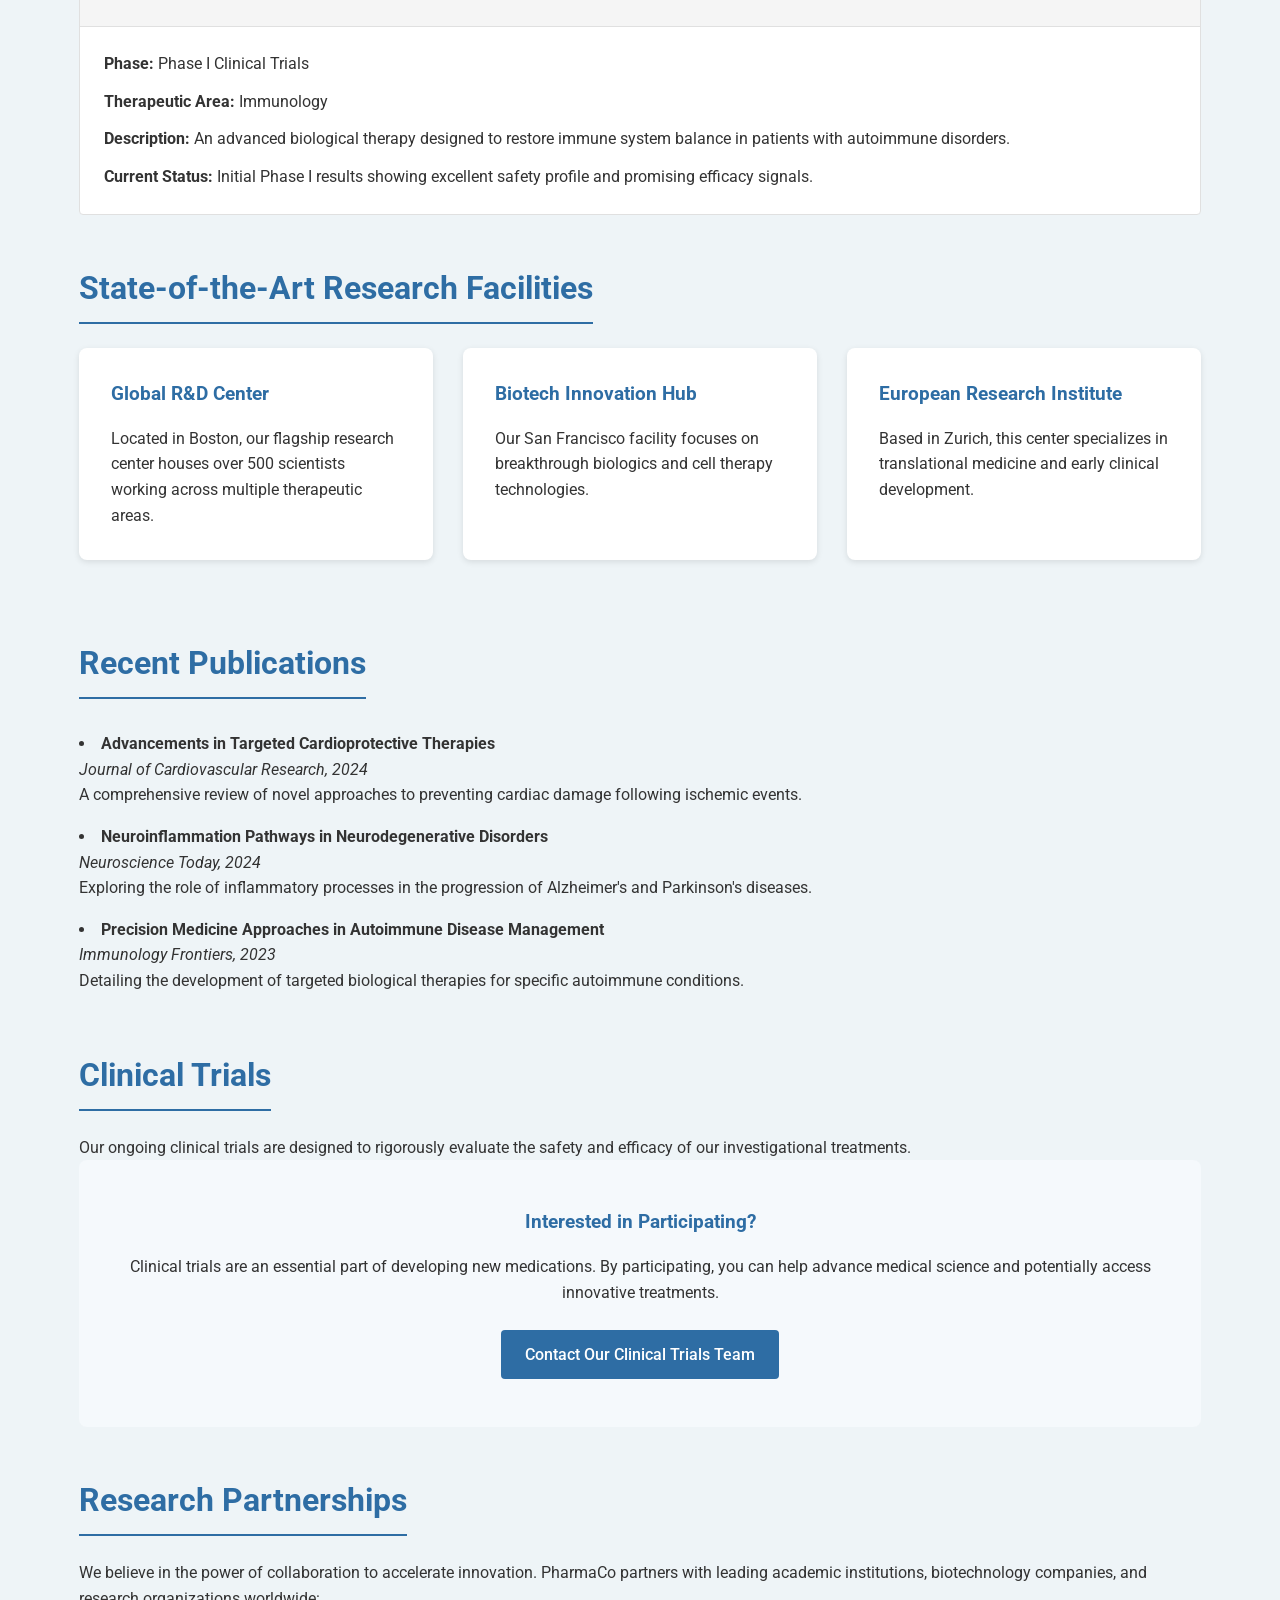
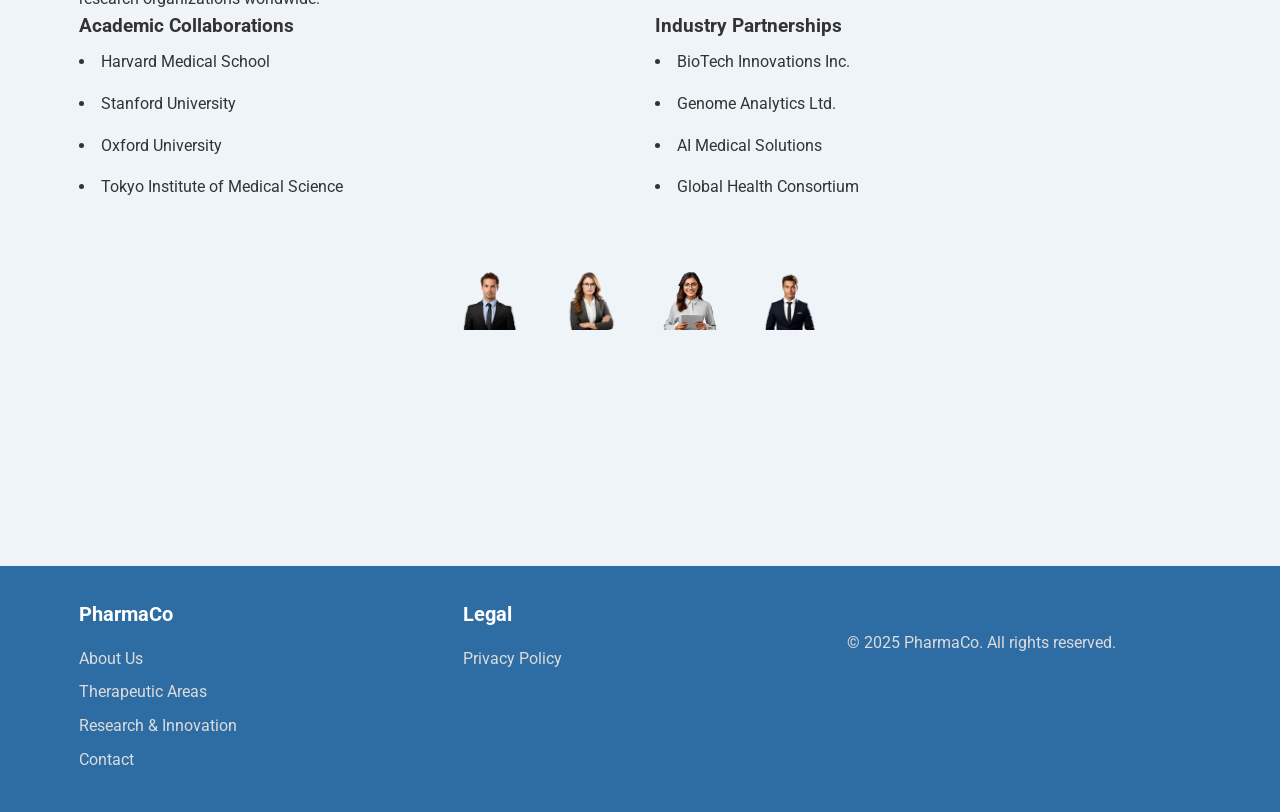
<file: part2a/pharma/research.html>
<!DOCTYPE html>
<html lang="en">
<head>
  <meta charset="UTF-8">
  <meta name="viewport" content="width=device-width, initial-scale=1">
  <title>Research & Innovation - PharmaCo</title>
  <meta name="description" content="Explore PharmaCo's innovative research, clinical trials, and breakthrough treatments in development.">
  <meta name="keywords" content="pharmaceutical research, clinical trials, drug development, medical innovation">
  <!-- Custom CSS -->
  <link rel="stylesheet" href="../css/style.css">
  <!-- Font Awesome for icons -->
  <link rel="stylesheet" href="https://cdnjs.cloudflare.com/ajax/libs/font-awesome/5.15.4/css/all.min.css">
</head>
<body>
  <!-- Fixed Navigation Bar -->
  <header class="fixed-nav">
    <div class="container nav-container">
      <div class="brand-container">
        <a href="index.html">
          <img class="logo" src="../assets/images/logo.png" alt="Company Logo">
        </a>
        <div class="brand-name">PharmaCo</div>
      </div>
      
      <nav>
        <ul class="nav-links">
          <li><a href="index.html">Home</a></li>
          <li><a href="about.html">About Us</a></li>
          <li><a href="therapeutic-areas.html">Therapeutic Areas</a></li>
          <li><a href="research.html" class="active">Research & Innovation</a></li>
          <li><a href="contact.html">Contact</a></li>
        </ul>
      </nav>
    </div>
  </header>

  <!-- Hero Section for Research -->
  <!-- <section class="hero" style="background: linear-gradient(rgba(46, 109, 164, 0.7), rgba(46, 109, 164, 0.7)), url('../assets/images/mainresearch.jpg') no-repeat center center/cover; height: 50vh;">
    <div class="hero-content">
      <h1>Research & Innovation</h1>
      <p>Pioneering breakthroughs in healthcare through scientific excellence and innovation</p>
    </div>
  </section> -->

  <!-- Main Content -->
  <main class="main-content">
    <div class="container">
      <section class="section research-intro">
        <p>At PharmaCo, innovation is the core of our mission to develop life-changing treatments. Our research spans from early discovery through clinical development and beyond.</p>
      </section>
      
      <!-- Research Approach -->
      <section class="section research-approach">
        <h2 class="section-title">Our Research Approach</h2>
        <div class="grid">
          <div class="col-1-2">
            <img src="../assets/images/innovationcenter.jpg" alt="Research Laboratory" class="img-responsive">
          </div>
          <div class="col-1-2">
            <h3>Driving Scientific Breakthroughs</h3>
            <p>Our research strategy combines cutting-edge science, innovative technologies, and deep therapeutic expertise to discover and develop transformative medicines.</p>
            <p>We focus on understanding disease mechanisms at the molecular level, allowing us to develop targeted therapies that address the underlying causes of disease rather than just treating symptoms.</p>
            <p>By integrating diverse scientific disciplines and leveraging new technologies like AI and machine learning, we're accelerating the path from discovery to patient.</p>
          </div>
        </div>
      </section>

      <!-- Innovation Pipeline -->
      <section class="section innovation-pipeline">
        <h2 class="section-title">Innovation Pipeline</h2>
        <p>Explore our current pipeline of investigational treatments across various stages of development:</p>
        
        <div class="pipeline-details">
          <div class="pipeline-item">
            <h3>PharmaX-101: Novel Cardioprotective Agent</h3>
            <div class="pipeline-content">
              <p><strong>Phase:</strong> Phase III Clinical Trials</p>
              <p><strong>Therapeutic Area:</strong> Cardiology</p>
              <p><strong>Description:</strong> An innovative compound designed to reduce cardiac damage following myocardial infarction by targeting cellular repair mechanisms.</p>
              <p><strong>Current Status:</strong> Currently in global Phase III trials with over 3,000 patients enrolled.</p>
            </div>
          </div>
          
          <div class="pipeline-item">
            <h3>NeuroClear: Next-generation Alzheimer's Treatment</h3>
            <div class="pipeline-content">
              <p><strong>Phase:</strong> Phase II Clinical Trials</p>
              <p><strong>Therapeutic Area:</strong> Neurology</p>
              <p><strong>Description:</strong> A pioneering therapy targeting tau protein aggregation in Alzheimer's disease, showing promising results in slowing cognitive decline.</p>
              <p><strong>Current Status:</strong> Phase II trials showing significant biomarker improvements; preparing for expanded testing.</p>
            </div>
          </div>
          
          <div class="pipeline-item">
            <h3>ImmunoBalance: Novel Autoimmune Modulator</h3>
            <div class="pipeline-content">
              <p><strong>Phase:</strong> Phase I Clinical Trials</p>
              <p><strong>Therapeutic Area:</strong> Immunology</p>
              <p><strong>Description:</strong> An advanced biological therapy designed to restore immune system balance in patients with autoimmune disorders.</p>
              <p><strong>Current Status:</strong> Initial Phase I results showing excellent safety profile and promising efficacy signals.</p>
            </div>
          </div>
        </div>
      </section>

      <!-- Research Facilities -->
      <section class="section research-facilities">
        <h2 class="section-title">State-of-the-Art Research Facilities</h2>
        <div class="grid">
          <div class="col-1-3">
            <div class="service-box">
              <h3>Global R&D Center</h3>
              <p>Located in Boston, our flagship research center houses over 500 scientists working across multiple therapeutic areas.</p>
            </div>
          </div>
          <div class="col-1-3">
            <div class="service-box">
              <h3>Biotech Innovation Hub</h3>
              <p>Our San Francisco facility focuses on breakthrough biologics and cell therapy technologies.</p>
            </div>
          </div>
          <div class="col-1-3">
            <div class="service-box">
              <h3>European Research Institute</h3>
              <p>Based in Zurich, this center specializes in translational medicine and early clinical development.</p>
            </div>
          </div>
        </div>
      </section>

      <!-- Publications -->
      <section class="section publications">
        <h2 class="section-title">Recent Publications</h2>
        <ul class="list">
          <li>
            <strong>Advancements in Targeted Cardioprotective Therapies</strong><br>
            <em>Journal of Cardiovascular Research, 2024</em><br>
            A comprehensive review of novel approaches to preventing cardiac damage following ischemic events.
          </li>
          <li>
            <strong>Neuroinflammation Pathways in Neurodegenerative Disorders</strong><br>
            <em>Neuroscience Today, 2024</em><br>
            Exploring the role of inflammatory processes in the progression of Alzheimer's and Parkinson's diseases.
          </li>
          <li>
            <strong>Precision Medicine Approaches in Autoimmune Disease Management</strong><br>
            <em>Immunology Frontiers, 2023</em><br>
            Detailing the development of targeted biological therapies for specific autoimmune conditions.
          </li>
        </ul>
      </section>

      <!-- Clinical Trials -->
      <section class="section clinical-trials">
        <h2 class="section-title">Clinical Trials</h2>
        <p>Our ongoing clinical trials are designed to rigorously evaluate the safety and efficacy of our investigational treatments.</p>
        
        <div class="cta-box" style="background-color: #f5f9fc; color: #333;">
          <h3 style="color: #2e6da4;">Interested in Participating?</h3>
          <p>Clinical trials are an essential part of developing new medications. By participating, you can help advance medical science and potentially access innovative treatments.</p>
          <a href="contact.html" class="button">Contact Our Clinical Trials Team</a>
        </div>
      </section>

      <!-- Research Partnerships -->
      <section class="section partnerships">
        <h2 class="section-title">Research Partnerships</h2>
        <p>We believe in the power of collaboration to accelerate innovation. PharmaCo partners with leading academic institutions, biotechnology companies, and research organizations worldwide:</p>
        
        <div class="grid">
          <div class="col-1-2">
            <h3>Academic Collaborations</h3>
            <ul class="list">
              <li>Harvard Medical School</li>
              <li>Stanford University</li>
              <li>Oxford University</li>
              <li>Tokyo Institute of Medical Science</li>
            </ul>
          </div>
          <div class="col-1-2">
            <h3>Industry Partnerships</h3>
            <ul class="list">
              <li>BioTech Innovations Inc.</li>
              <li>Genome Analytics Ltd.</li>
              <li>AI Medical Solutions</li>
              <li>Global Health Consortium</li>
            </ul>
          </div>
        </div>
        
        <div class="compliance-logos">
          <img src="../assets/images/partner1.png" alt="Partner 1">
          <img src="../assets/images/partner2.png" alt="Partner 2">
          <img src="../assets/images/partner3.webp" alt="Partner 3">
          <img src="../assets/images/partner4.png" alt="Partner 4">
        </div>
      </section>
    </div>
  </main>

  <!-- Footer -->
  <footer class="footer">
    <div class="container">
      <div class="footer-grid">
        <div class="footer-column">
          <h4>PharmaCo</h4>
          <ul class="footer-links">
            <li><a href="about.html">About Us</a></li>
            <li><a href="therapeutic-areas.html">Therapeutic Areas</a></li>
            <li><a href="research.html">Research & Innovation</a></li>
            <li><a href="contact.html">Contact</a></li>
          </ul>
        </div>
        <div class="footer-column">
          <h4>Legal</h4>
          <ul class="footer-links">
            <li><a href="privacy.html">Privacy Policy</a></li>
          </ul>
        </div>
        <div class="footer-column">
          <p class="footer-copyright">&copy; 2025 PharmaCo. All rights reserved.</p>
        </div>
      </div>
    </div>
  </footer>
</body>
</html>
</file>
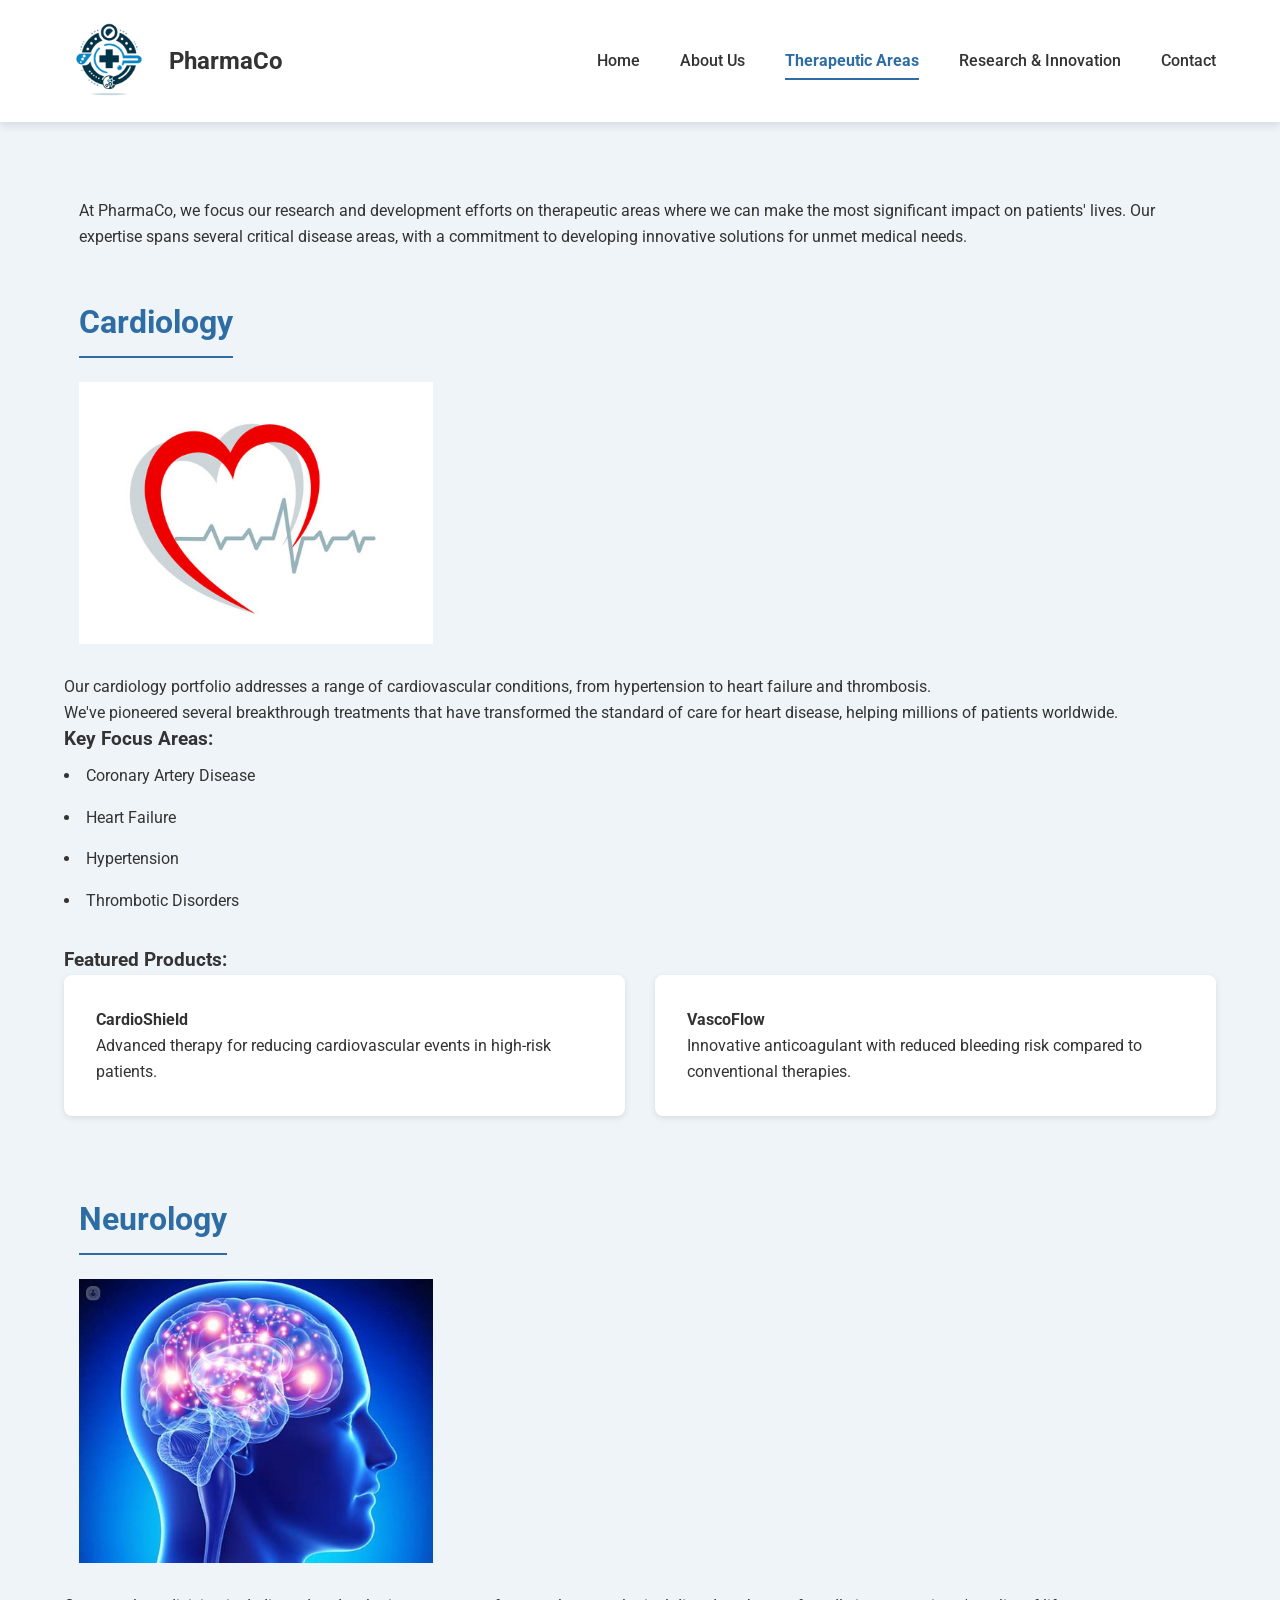
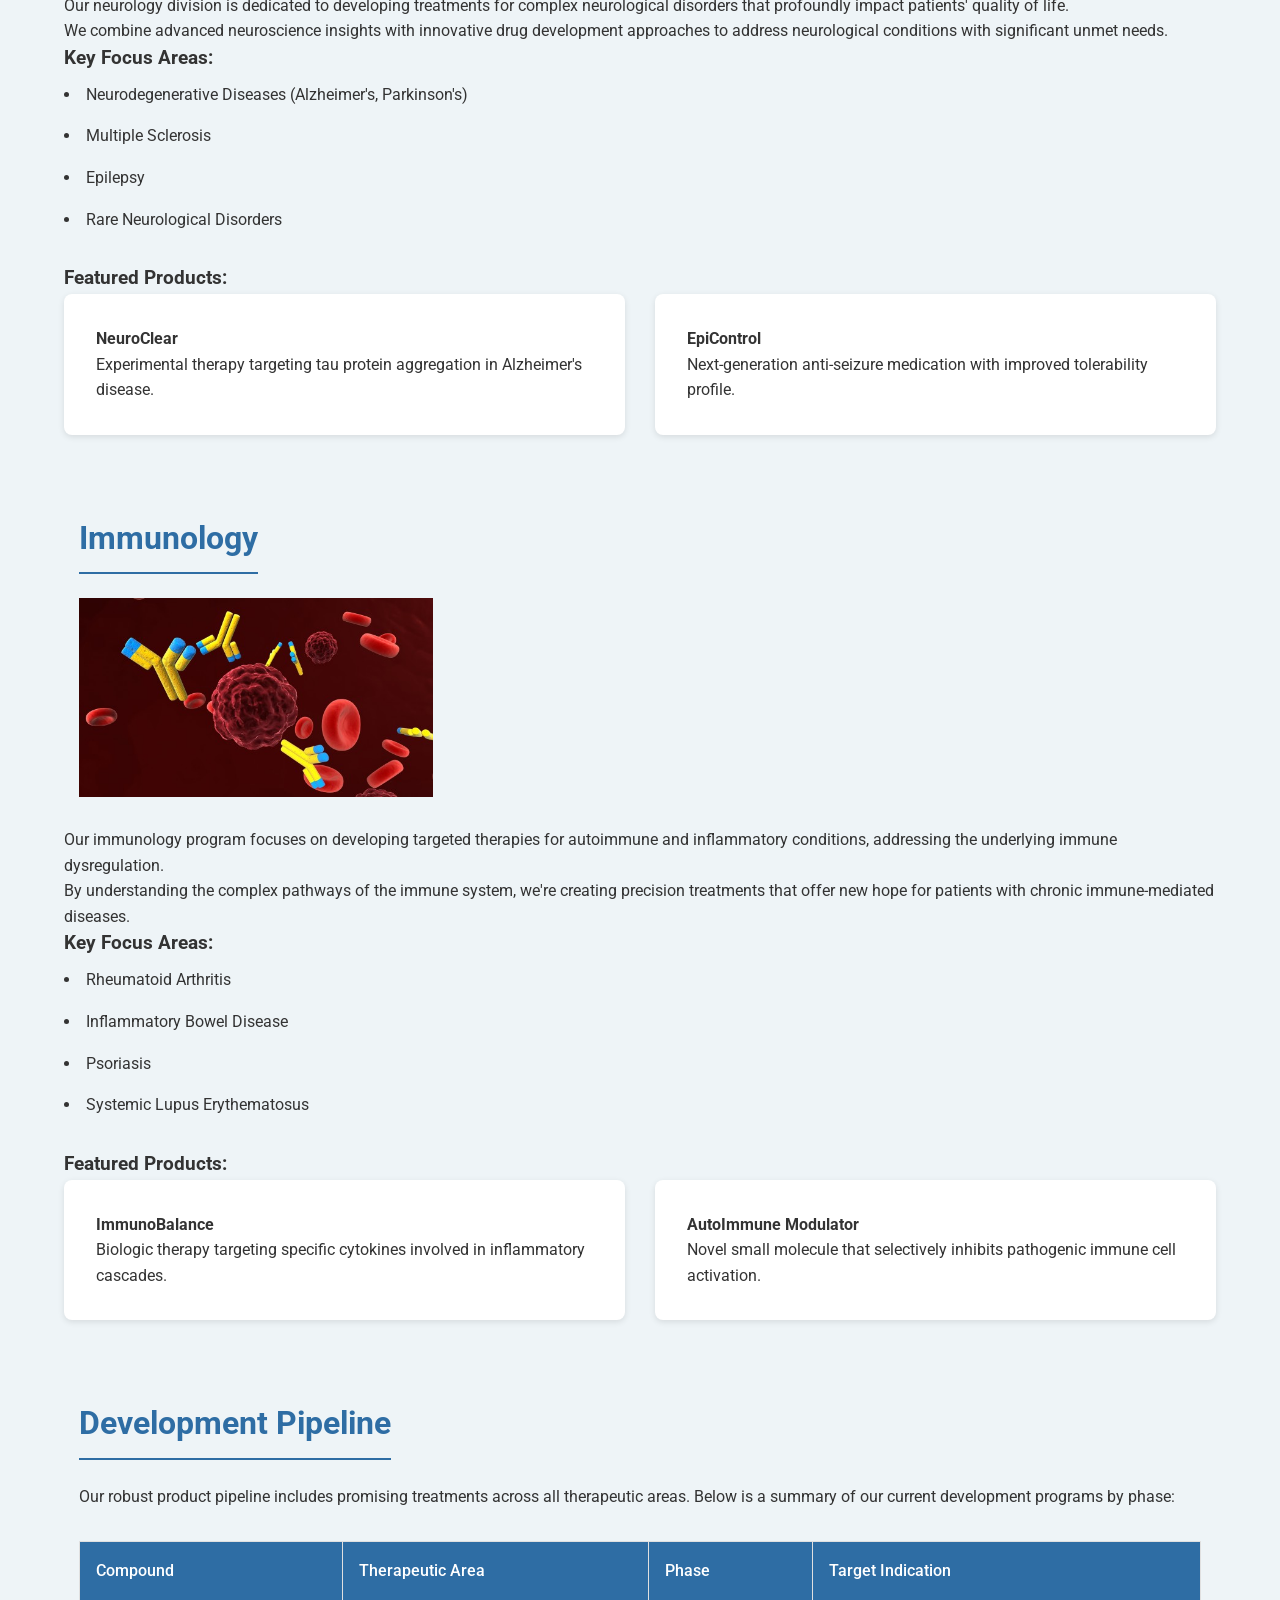
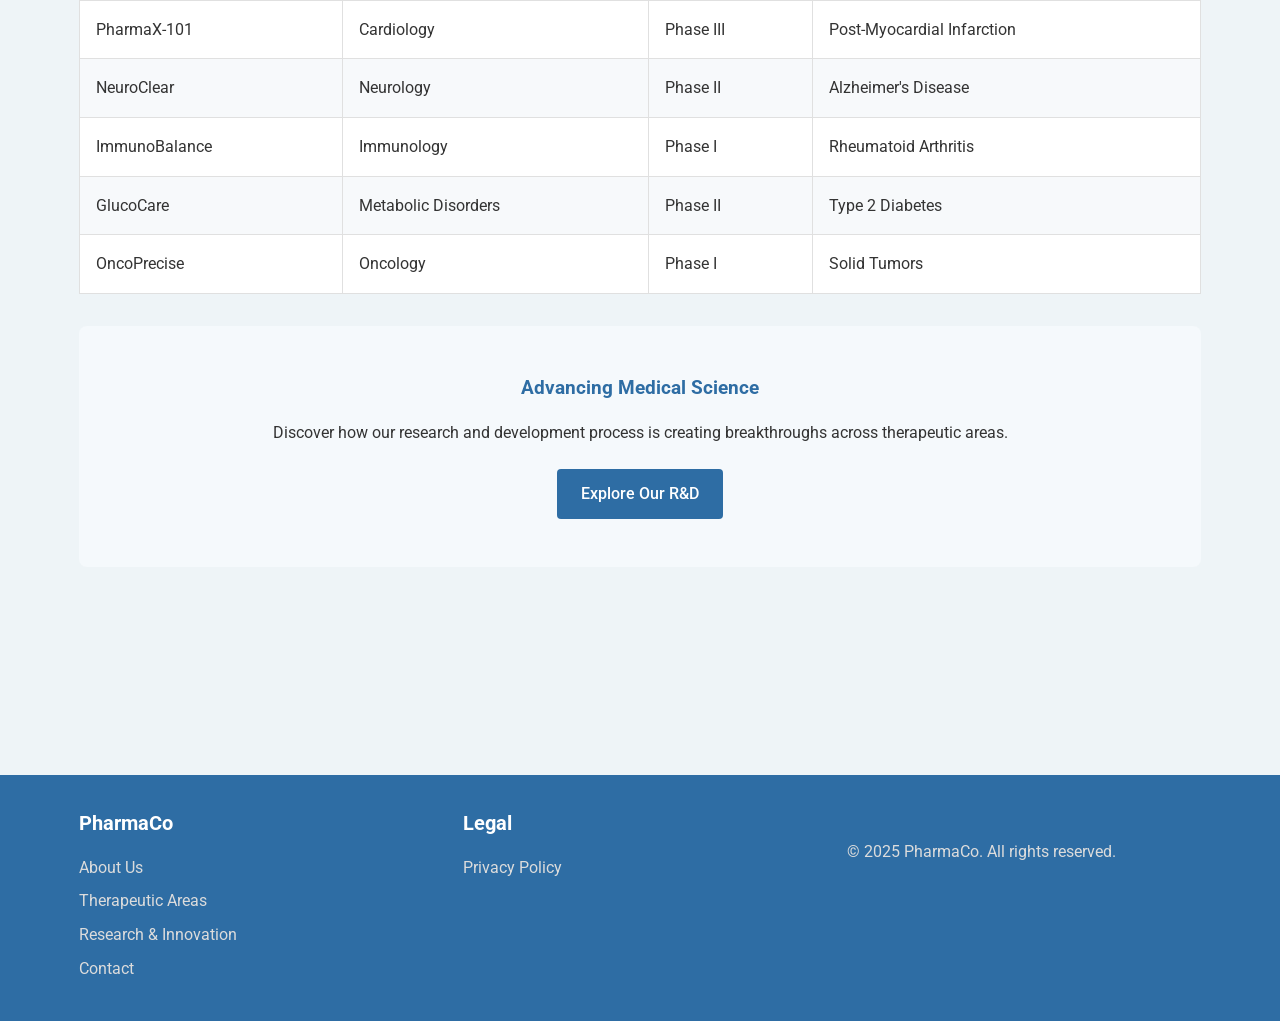
<file: part2a/pharma/therapeutic-areas.html>
<!DOCTYPE html>
<html lang="en">
<head>
  <meta charset="UTF-8">
  <meta name="viewport" content="width=device-width, initial-scale=1">
  <title>Therapeutic Areas - PharmaCo</title>
  <meta name="description" content="Explore PharmaCo's therapeutic areas including cardiology, neurology, immunology, and more.">
  <meta name="keywords" content="pharmaceutical therapies, cardiology, neurology, immunology, drug development">
  <!-- Custom CSS -->
  <link rel="stylesheet" href="../css/style.css">
  <!-- Font Awesome for icons -->
  <link rel="stylesheet" href="https://cdnjs.cloudflare.com/ajax/libs/font-awesome/5.15.4/css/all.min.css">
</head>
<body>
  <!-- Fixed Navigation Bar -->
  <header class="fixed-nav">
    <div class="container nav-container">
      <div class="brand-container">
        <a href="index.html">
          <img class="logo" src="../assets/images/logo.png" alt="Company Logo">
        </a>
        <div class="brand-name">PharmaCo</div>
      </div>
      
      <nav>
        <ul class="nav-links">
          <li><a href="index.html">Home</a></li>
          <li><a href="about.html">About Us</a></li>
          <li><a href="therapeutic-areas.html" class="active">Therapeutic Areas</a></li>
          <li><a href="research.html">Research & Innovation</a></li>
          <li><a href="contact.html">Contact</a></li>
        </ul>
      </nav>
    </div>
  </header>

  <!-- Hero Section -->
  <!-- <section class="hero" style="background: linear-gradient(rgba(46, 109, 164, 0.7), rgba(46, 109, 164, 0.7)), url('../assets/images/therapeutic-hero.jpg') no-repeat center center/cover; height: 50vh;">
    <div class="hero-content">
      <h1>Therapeutic Areas</h1>
      <p>Discover our innovative treatments and ongoing research across key therapeutic areas</p>
    </div>
  </section> -->

  <!-- Main Content -->
  <main class="main-content">
    <div class="container">
      <section class="section intro">
        <p>At PharmaCo, we focus our research and development efforts on therapeutic areas where we can make the most significant impact on patients' lives. Our expertise spans several critical disease areas, with a commitment to developing innovative solutions for unmet medical needs.</p>
      </section>

      <!-- Cardiology Section -->
      <section id="cardiology" class="section cardiology">
        <h2 class="section-title">Cardiology</h2>
        <div class="grid">
          <div class="col-1-3">
            <img src="../assets/images/cardiology.jpg" alt="Cardiology" class="img-responsive">
          </div>
          <div class="col-2-3">
            <p>Our cardiology portfolio addresses a range of cardiovascular conditions, from hypertension to heart failure and thrombosis.</p>
            <p>We've pioneered several breakthrough treatments that have transformed the standard of care for heart disease, helping millions of patients worldwide.</p>
            
            <h3>Key Focus Areas:</h3>
            <ul class="list">
              <li>Coronary Artery Disease</li>
              <li>Heart Failure</li>
              <li>Hypertension</li>
              <li>Thrombotic Disorders</li>
            </ul>
            
            <h3>Featured Products:</h3>
            <div class="grid">
              <div class="col-1-2">
                <div class="service-box">
                  <h4>CardioShield</h4>
                  <p>Advanced therapy for reducing cardiovascular events in high-risk patients.</p>
                </div>
              </div>
              <div class="col-1-2">
                <div class="service-box">
                  <h4>VascoFlow</h4>
                  <p>Innovative anticoagulant with reduced bleeding risk compared to conventional therapies.</p>
                </div>
              </div>
            </div>
          </div>
        </div>
      </section>

      <!-- Neurology Section -->
      <section id="neurology" class="section neurology">
        <h2 class="section-title">Neurology</h2>
        <div class="grid">
          <div class="col-1-3">
            <img src="../assets/images/neurology.jpg" alt="Neurology" class="img-responsive">
          </div>
          <div class="col-2-3">
            <p>Our neurology division is dedicated to developing treatments for complex neurological disorders that profoundly impact patients' quality of life.</p>
            <p>We combine advanced neuroscience insights with innovative drug development approaches to address neurological conditions with significant unmet needs.</p>
            
            <h3>Key Focus Areas:</h3>
            <ul class="list">
              <li>Neurodegenerative Diseases (Alzheimer's, Parkinson's)</li>
              <li>Multiple Sclerosis</li>
              <li>Epilepsy</li>
              <li>Rare Neurological Disorders</li>
            </ul>
            
            <h3>Featured Products:</h3>
            <div class="grid">
              <div class="col-1-2">
                <div class="service-box">
                  <h4>NeuroClear</h4>
                  <p>Experimental therapy targeting tau protein aggregation in Alzheimer's disease.</p>
                </div>
              </div>
              <div class="col-1-2">
                <div class="service-box">
                  <h4>EpiControl</h4>
                  <p>Next-generation anti-seizure medication with improved tolerability profile.</p>
                </div>
              </div>
            </div>
          </div>
        </div>
      </section>

      <!-- Immunology Section -->
      <section id="immunology" class="section immunology">
        <h2 class="section-title">Immunology</h2>
        <div class="grid">
          <div class="col-1-3">
            <img src="../assets/images/immunology.jpg" alt="Immunology" class="img-responsive">
          </div>
          <div class="col-2-3">
            <p>Our immunology program focuses on developing targeted therapies for autoimmune and inflammatory conditions, addressing the underlying immune dysregulation.</p>
            <p>By understanding the complex pathways of the immune system, we're creating precision treatments that offer new hope for patients with chronic immune-mediated diseases.</p>
            
            <h3>Key Focus Areas:</h3>
            <ul class="list">
              <li>Rheumatoid Arthritis</li>
              <li>Inflammatory Bowel Disease</li>
              <li>Psoriasis</li>
              <li>Systemic Lupus Erythematosus</li>
            </ul>
            
            <h3>Featured Products:</h3>
            <div class="grid">
              <div class="col-1-2">
                <div class="service-box">
                  <h4>ImmunoBalance</h4>
                  <p>Biologic therapy targeting specific cytokines involved in inflammatory cascades.</p>
                </div>
              </div>
              <div class="col-1-2">
                <div class="service-box">
                  <h4>AutoImmune Modulator</h4>
                  <p>Novel small molecule that selectively inhibits pathogenic immune cell activation.</p>
                </div>
              </div>
            </div>
          </div>
        </div>
      </section>

      <!-- Pipeline Overview -->
      <section class="section pipeline-overview">
        <h2 class="section-title">Development Pipeline</h2>
        <p>Our robust product pipeline includes promising treatments across all therapeutic areas. Below is a summary of our current development programs by phase:</p>
        
        <div class="table-container">
          <table>
            <thead>
              <tr>
                <th>Compound</th>
                <th>Therapeutic Area</th>
                <th>Phase</th>
                <th>Target Indication</th>
              </tr>
            </thead>
            <tbody>
              <tr>
                <td>PharmaX-101</td>
                <td>Cardiology</td>
                <td>Phase III</td>
                <td>Post-Myocardial Infarction</td>
              </tr>
              <tr>
                <td>NeuroClear</td>
                <td>Neurology</td>
                <td>Phase II</td>
                <td>Alzheimer's Disease</td>
              </tr>
              <tr>
                <td>ImmunoBalance</td>
                <td>Immunology</td>
                <td>Phase I</td>
                <td>Rheumatoid Arthritis</td>
              </tr>
              <tr>
                <td>GlucoCare</td>
                <td>Metabolic Disorders</td>
                <td>Phase II</td>
                <td>Type 2 Diabetes</td>
              </tr>
              <tr>
                <td>OncoPrecise</td>
                <td>Oncology</td>
                <td>Phase I</td>
                <td>Solid Tumors</td>
              </tr>
            </tbody>
          </table>
        </div>
        
        <div class="cta-box" style="background-color: #f5f9fc; color: #333; margin-top: 2rem;">
          <h3 style="color: #2e6da4;">Advancing Medical Science</h3>
          <p>Discover how our research and development process is creating breakthroughs across therapeutic areas.</p>
          <a href="research.html" class="button">Explore Our R&D</a>
        </div>
      </section>
    </div>
  </main>

  <!-- Footer -->
  <footer class="footer">
    <div class="container">
      <div class="footer-grid">
        <div class="footer-column">
          <h4>PharmaCo</h4>
          <ul class="footer-links">
            <li><a href="about.html">About Us</a></li>
            <li><a href="therapeutic-areas.html">Therapeutic Areas</a></li>
            <li><a href="research.html">Research & Innovation</a></li>
            <li><a href="contact.html">Contact</a></li>
          </ul>
        </div>
        <div class="footer-column">
          <h4>Legal</h4>
          <ul class="footer-links">
            <li><a href="privacy.html">Privacy Policy</a></li>
          </ul>
        </div>
        <div class="footer-column">
          <p class="footer-copyright">&copy; 2025 PharmaCo. All rights reserved.</p>
        </div>
      </div>
    </div>
  </footer>
</body>
</html>
</file>
<file: part2a/css/style.css>
/* Import Google Font (Roboto) */
@import url('https://fonts.googleapis.com/css2?family=Roboto:wght@400;500;700&display=swap');

/* Global Reset and Base Styles */
* {
  margin: 0;
  padding: 0;
  box-sizing: border-box;
}

body {
  font-family: 'Roboto', sans-serif;
  background: #eef4f7;
  color: #333;
  line-height: 1.6;
  font-size: 16px;
  padding-top: 70px; /* Add space for fixed nav */
}

/* Link styles */
a:link {
  color: #2e6da4;
  text-decoration: none;
  transition: color 0.2s ease;
}

a:visited {
  color: #6b4c9a; /* Purple-blue color for visited links */
}

a:hover, a:focus {
  color: #204d74;
  text-decoration: underline;
}

a:active {
  color: #1a3f5c;
}

/* Container */
.container {
  width: 90%;
  max-width: 1200px;
  margin: 0 auto;
  padding: 0 15px;
}

/* Button styles */
.button {
  display: inline-block;
  padding: 0.75rem 1.5rem;
  background-color: #2e6da4;
  color: #fff !important;
  text-decoration: none;
  border-radius: 4px;
  border: none;
  cursor: pointer;
  font-weight: 500;
  transition: background-color 0.3s ease;
}

.button:hover {
  background-color: #204d74;
  text-decoration: none;
}

.button.white {
  background-color: #fff;
  color: #2e6da4 !important;
}

.button.white:hover {
  background-color: #f5f5f5;
}

/* Navigation Styles */
.fixed-nav {
  position: fixed;
  top: 0;
  left: 0;
  width: 100%;
  background: #ffffff;
  box-shadow: 0 4px 8px rgba(0, 0, 0, 0.1);
  z-index: 1000;
  transition: background 0.3s ease, box-shadow 0.3s ease;
}

.nav-container {
  display: flex;
  align-items: center;
  justify-content: space-between;
  padding: 0.75rem 0;
}

.brand-container {
  display: flex;
  align-items: center;
}

.logo {
  width: 90px;
  height: auto;
  margin-right: 15px;
}

.brand-name {
  font-size: 1.5rem;
  font-weight: 700;
  color: #333;
}

.nav-links {
  display: flex;
  list-style: none;
}

.nav-links li {
  margin-left: 2.5rem;
}

.nav-links a {
  color: #333333;
  font-weight: 500;
  padding: 0.5rem 0;
  transition: color 0.2s ease, background-color 0.2s ease;
}

.nav-links a:visited {
  color: #505050;
}

.nav-links a:hover,
.nav-links a:focus {
  color: #2e6da4;
  text-decoration: none;
  background-color: rgba(46, 109, 164, 0.1);
}

.nav-links a.active,
.nav-links a.active:visited {
  color: #2e6da4;
  font-weight: 700;
  border-bottom: 2px solid #2e6da4;
}

/* Hero Section */
.hero {
  position: relative;
  background: linear-gradient(rgba(46, 109, 164, 0.5), rgba(46, 109, 164, 0.5)), url('../assets/images/pharma-banner.jpg') no-repeat center center/cover;
  height: 80vh;
  display: flex;
  align-items: center;
  justify-content: center;
  text-align: center;
  color: #fff;
  padding: 0 1rem;
  margin-top: -70px; /* Compensate for the navbar padding */
}

.hero-content {
  max-width: 800px;
}

.hero h1 {
  font-size: 3rem;
  margin-bottom: 1rem;
  text-shadow: 1px 1px 3px rgba(0,0,0,0.3);
}

.hero p {
  font-size: 1.25rem;
  margin-bottom: 2rem;
  text-shadow: 1px 1px 3px rgba(0,0,0,0.3);
}

.hero .button {
  padding: 1rem 2rem;
  font-size: 1rem;
  border-radius: 30px;
  background: #2e6da4;
  color: #fff;
  transition: background 0.3s ease;
}

.hero .button:hover {
  background: #204d74;
}

/* Main Content */
.main-content {
  padding: 8rem 0;
}

/* Section Titles */
.section-title {
  margin-bottom: 1.5rem;
  font-size: 2rem;
  color: #2e6da4;
  border-bottom: 2px solid #2e6da4;
  display: inline-block;
  padding-bottom: 0.5rem;
}

/* Section Spacing */
.section {
  margin-bottom: 3rem;
}

/* Grid System */
.grid {
  display: flex;
  flex-wrap: wrap;
  margin: 0 -15px;
}

.col-1-3 {
  width: calc(33.333% - 30px);
  margin: 0 15px 30px;
}

.col-1-2 {
  width: calc(50% - 30px);
  margin: 0 15px 30px;
}

.col-1-4 {
  width: calc(25% - 30px);
  margin: 0 15px 30px;
}

.col-3-4 {
  width: calc(75% - 30px);
  margin: 0 15px 30px;
}

/* Cards */
.card {
  border: none;
  border-radius: 8px;
  overflow: hidden;
  box-shadow: 0 4px 12px rgba(0,0,0,0.1);
  transition: transform 0.3s ease;
  background: #fff;
  height: 100%;
}

.card:hover {
  transform: translateY(-5px);
}

.card-image img {
  width: 100%;
  height: 220px;
  object-fit: cover;
}

.card-content {
  padding: 1rem;
}

.card-title {
  font-size: 1.25rem;
  color: #2e6da4;
  margin-bottom: 0.75rem;
}

.card-description {
  font-size: 0.95rem;
  color: #555;
  margin-bottom: 1rem;
}

.card-link {
  color: #2e6da4;
  font-weight: 500;
}

/* Service Boxes */
.service-box {
  background: #fff;
  border-radius: 8px;
  padding: 2rem;
  box-shadow: 0 2px 6px rgba(0,0,0,0.1);
  transition: transform 0.3s ease, box-shadow 0.3s ease;
  height: 100%;
}

.service-box:hover {
  transform: translateY(-5px);
  box-shadow: 0 8px 16px rgba(0,0,0,0.1);
}

.service-box h3 {
  color: #2e6da4;
  margin-bottom: 1rem;
}

/* Testimonials */
.testimonials {
  background: #f5f9fc;
  padding: 3rem 0;
  margin: 2rem 0;
}

.testimonials h2 {
  text-align: center;
  margin-bottom: 2rem;
}

.testimonial-card {
  height: 100%;
  padding: 1.5rem;
}

.testimonial-text {
  font-style: italic;
  margin-bottom: 1rem;
}

.testimonial-author {
  font-weight: 500;
}

/* CTA Section */
.cta-section {
  padding: 2rem 0;
}

.cta-box {
  background: #2e6da4;
  color: #fff;
  padding: 3rem;
  border-radius: 8px;
  text-align: center;
}

.cta-box h2 {
  margin-bottom: 1rem;
  color: #fff;
  border-bottom: none;
}

.cta-box h3 {
  margin-bottom: 1rem;
}

.cta-box p {
  margin-bottom: 1.5rem;
}

/* Footer */
.footer {
  background: #2e6da4;
  color: #dcdcdc;
  padding: 2rem 0;
  margin-top: 2rem;
}

.footer-grid {
  display: flex;
  flex-wrap: wrap;
  margin: 0 -15px;
}

.footer-column {
  padding: 0 15px;
  width: 33.333%;
}

.footer h4 {
  color: #ffffff;
  margin-bottom: 1rem;
  font-size: 1.25rem;
}

.footer-links {
  list-style: none;
}

.footer-links li {
  margin-bottom: 0.5rem;
}

.footer-links a {
  color: #dcdcdc;
  transition: color 0.2s ease;
}

.footer-links a:visited {
  color: #b8a9d3;
}

.footer-links a:hover,
.footer-links a:focus {
  color: #ffffff;
  text-decoration: underline;
}

.footer-copyright {
  margin-top: 2rem;
}

/* Table Styles */
.table-container {
  overflow-x: auto;
  margin: 2rem 0;
}

table {
  width: 100%;
  border-collapse: collapse;
  background: #fff;
  box-shadow: 0 1px 3px rgba(0,0,0,0.1);
}

table th,
table td {
  padding: 1rem;
  text-align: left;
  border: 1px solid #e0e0e0;
}

table th {
  background: #2e6da4;
  color: #fff;
  font-weight: 500;
}

table tr:hover {
  background-color: #f0f7ff;
}

table tr:nth-child(even) {
  background: #f7f9fb;
}

/* Form Styles */
.form-group {
  margin-bottom: 1.5rem;
}

label {
  display: block;
  font-weight: 500;
  margin-bottom: 0.5rem;
}

input[type="text"],
input[type="email"],
textarea {
  border: 1px solid #ccc;
  border-radius: 4px;
  padding: 0.75rem;
  width: 100%;
  font-size: 1rem;
  transition: border 0.3s ease;
}

input[type="text"]:focus,
input[type="email"]:focus,
textarea:focus {
  border-color: #2e6da4;
  outline: none;
}

/* Image styles */
.img-responsive {
  max-width: 100%;
  height: auto;
  display: block;
}

/* Text align helpers */
.text-center {
  text-align: center;
}

/* Pipeline Items (replacement for accordion) */
.pipeline-details {
  margin: 2rem 0;
}

.pipeline-item {
  border: 1px solid #e0e0e0;
  margin-bottom: 1.5rem;
  border-radius: 4px;
  overflow: hidden;
  background-color: #fff;
}

.pipeline-item h3 {
  background: #f5f5f5;
  padding: 1rem;
  margin: 0;
  font-weight: 500;
  color: #2e6da4;
  border-bottom: 1px solid #e0e0e0;
}

.pipeline-content {
  padding: 1.5rem;
}

.pipeline-content p {
  margin-bottom: 0.75rem;
}

.pipeline-content p:last-child {
  margin-bottom: 0;
}

/* List Styles */
.list {
  list-style-position: inside;
  margin-bottom: 1.5rem;
}

.list li {
  padding: 0.5rem 0;
}

/* Compliance section */
.compliance {
  background: #fff;
  padding: 2rem 0;
}

.compliance-box {
  background: #f5f9fc;
  padding: 2rem;
  border-radius: 8px;
  text-align: center;
}

.compliance-logos {
  /* display: flex;
  justify-content: center;
  flex-wrap: wrap;
  margin-top: 1.5rem; */
  display: flex;
  align-items: center;
  justify-content: center;
  flex-wrap: wrap;
  padding: 0.5rem 0;
}

.compliance-logos img {
  height: 60px;
  margin: 0 20px 20px;
}

/* Social icons */
.social-icons {
  display: flex;
  justify-content: left;
  gap: 1.5rem;
  margin-top: 1rem;
}

.social-icons a {
  font-size: 1.5rem;
  color: #2e6da4;
  transition: color 0.2s ease;
}

.social-icons a:hover {
  color: #204d74;
}

/* Responsive Design */
@media only screen and (max-width: 768px) {
  .container {
    width: 95%;
  }

  .col-1-2, .col-1-3, .col-1-4, .col-3-4 {
    width: calc(100% - 30px);
  }

  .hero h1 {
    font-size: 2.5rem;
  }
  
  .hero p {
    font-size: 1rem;
  }

  .nav-links li {
    margin-left: 1.5rem;
  }
  
  .footer-column {
    width: 100%;
    margin-bottom: 2rem;
  }
  
  .compliance-logos img {
    height: 50px;
    margin: 0 10px 15px;
  }
}

@media only screen and (max-width: 480px) {
  .hero h1 {
    font-size: 2rem;
  }
  
  .hero .button {
    padding: 0.75rem 1.5rem;
  }
  
  .section-title {
    font-size: 1.75rem;
  }
}
</file>
